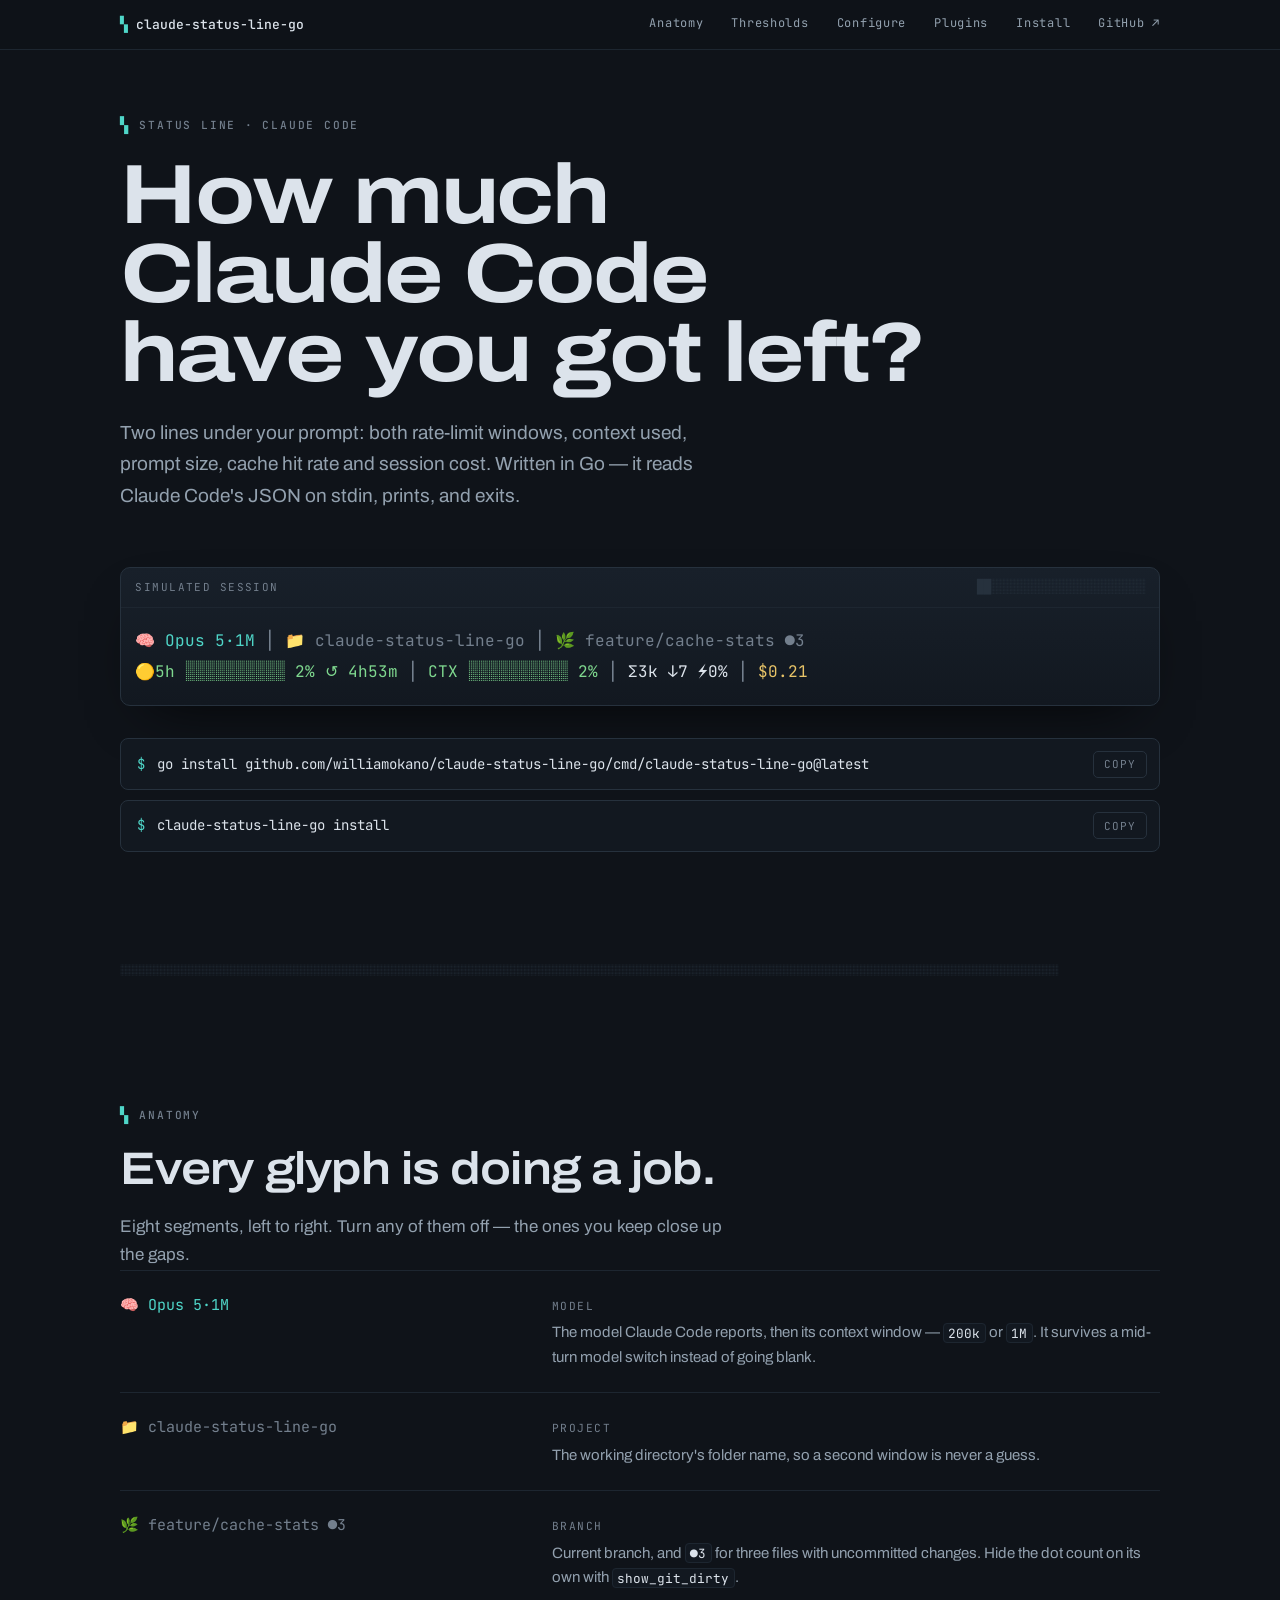
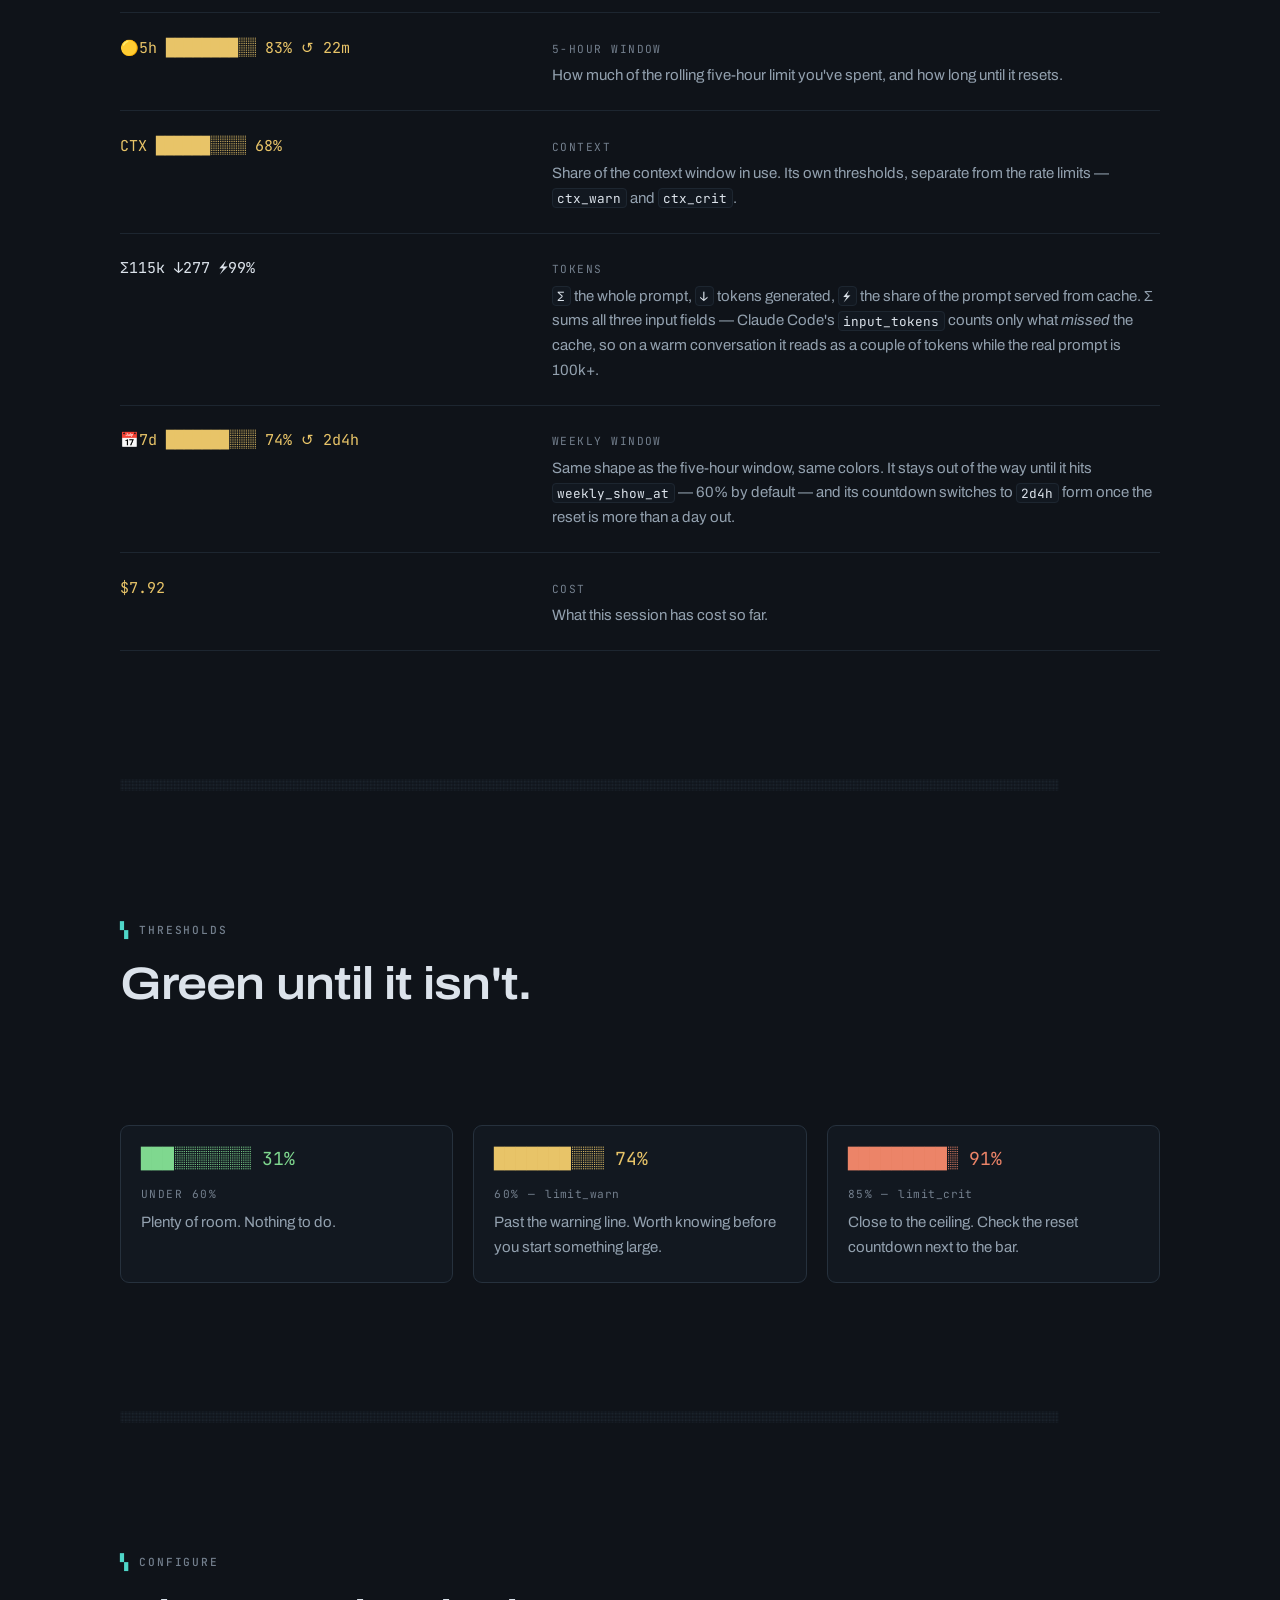
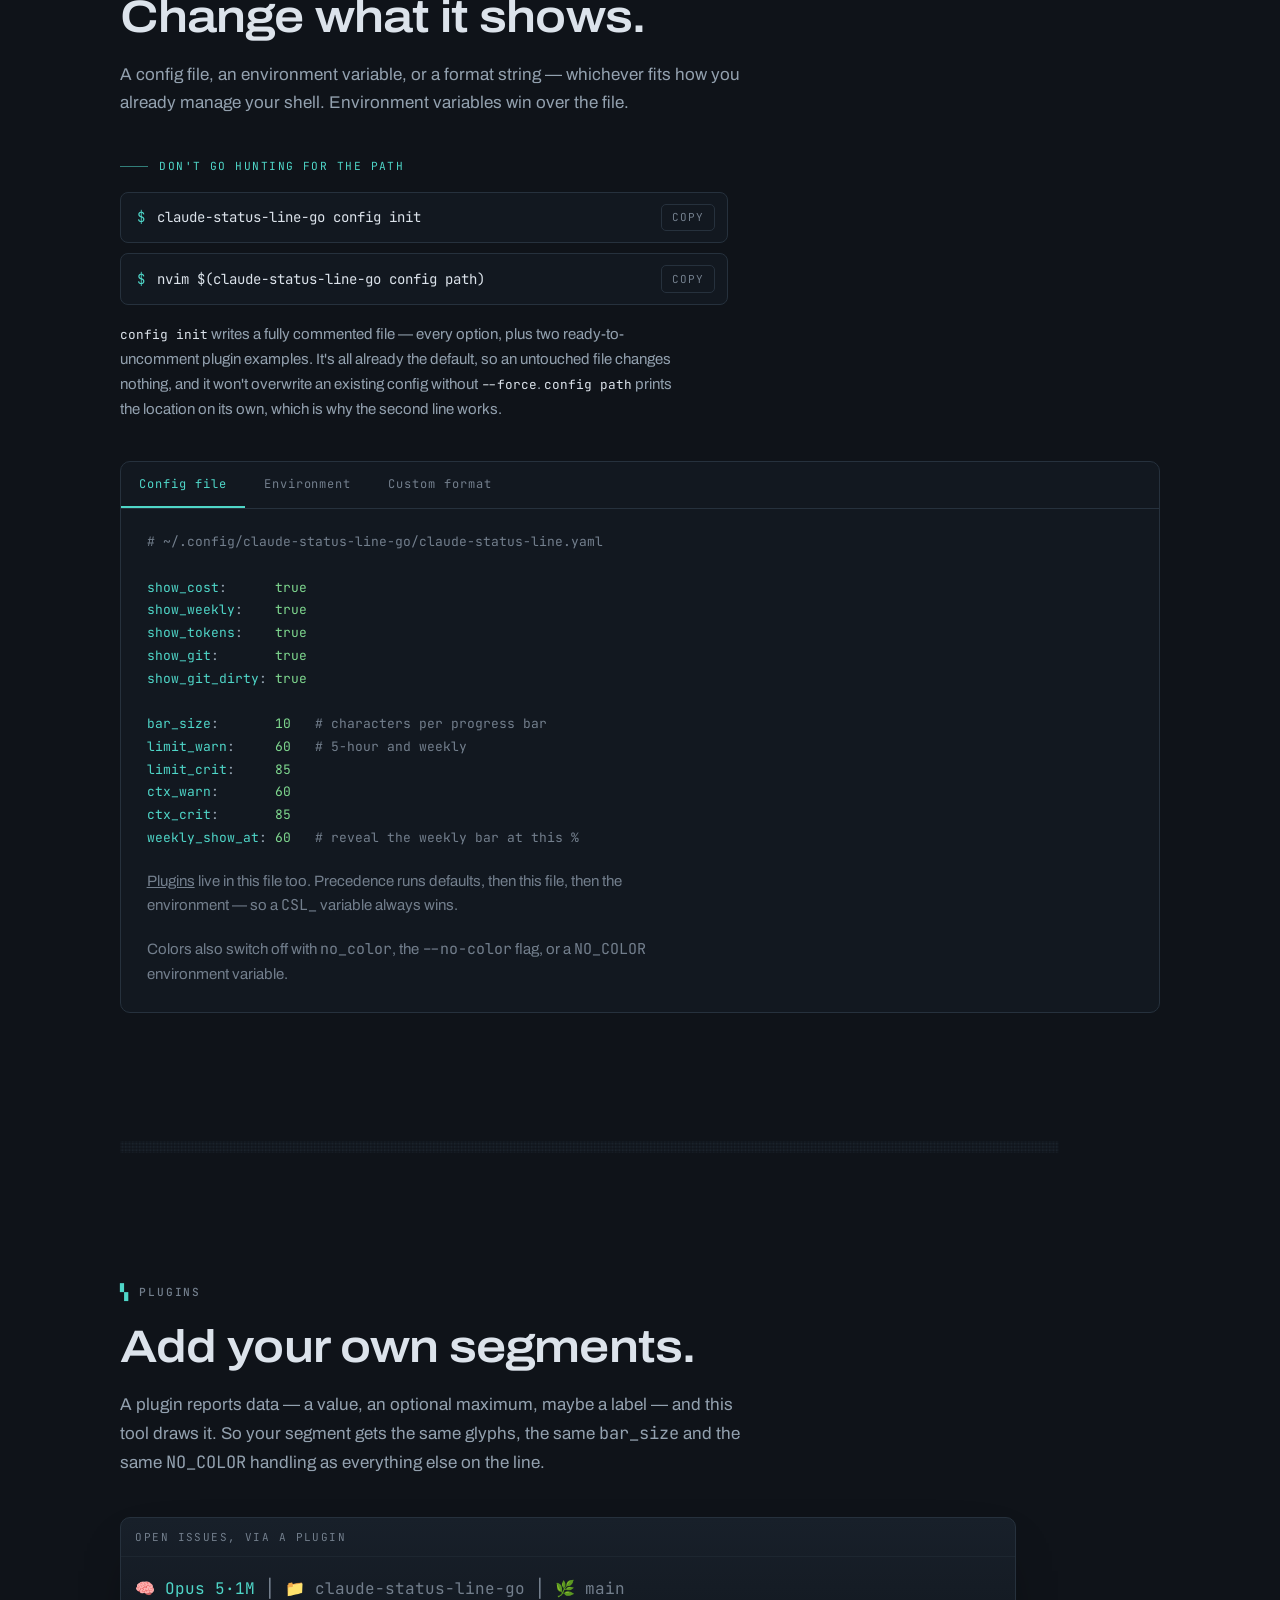
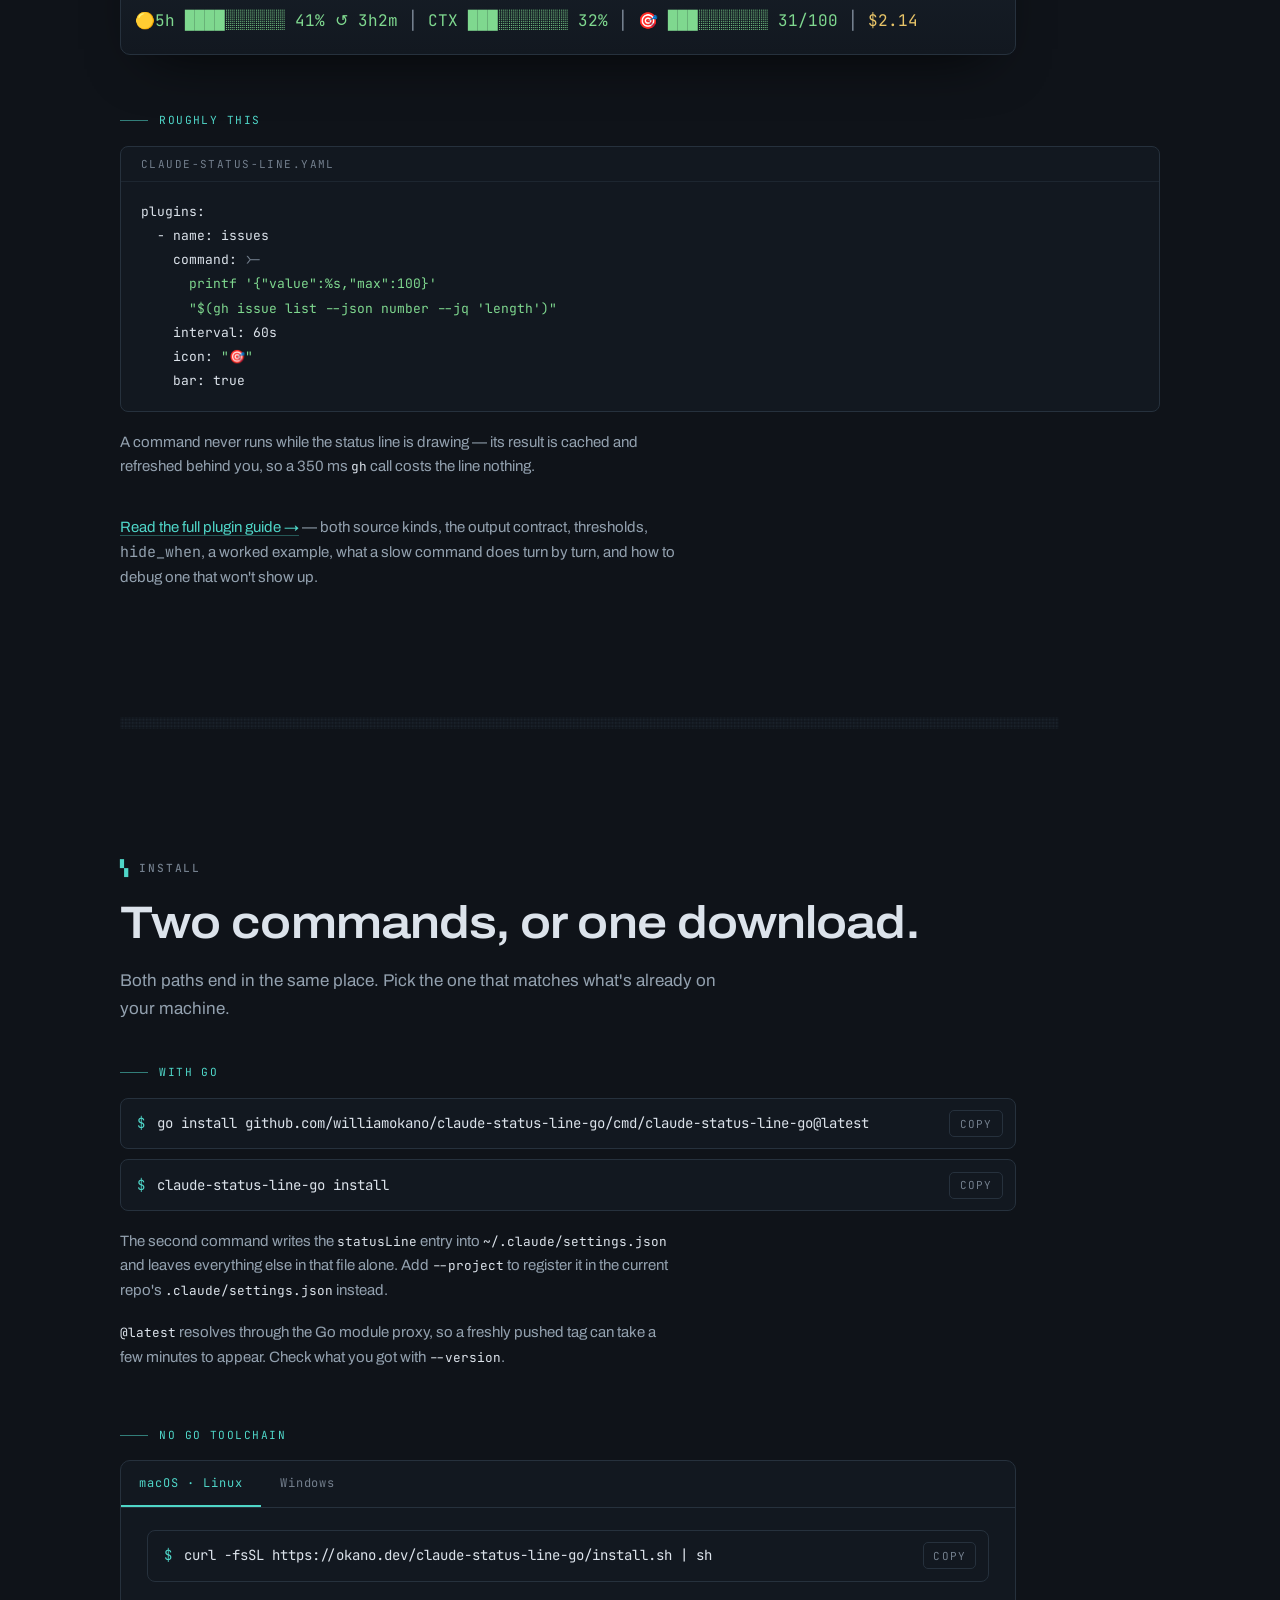
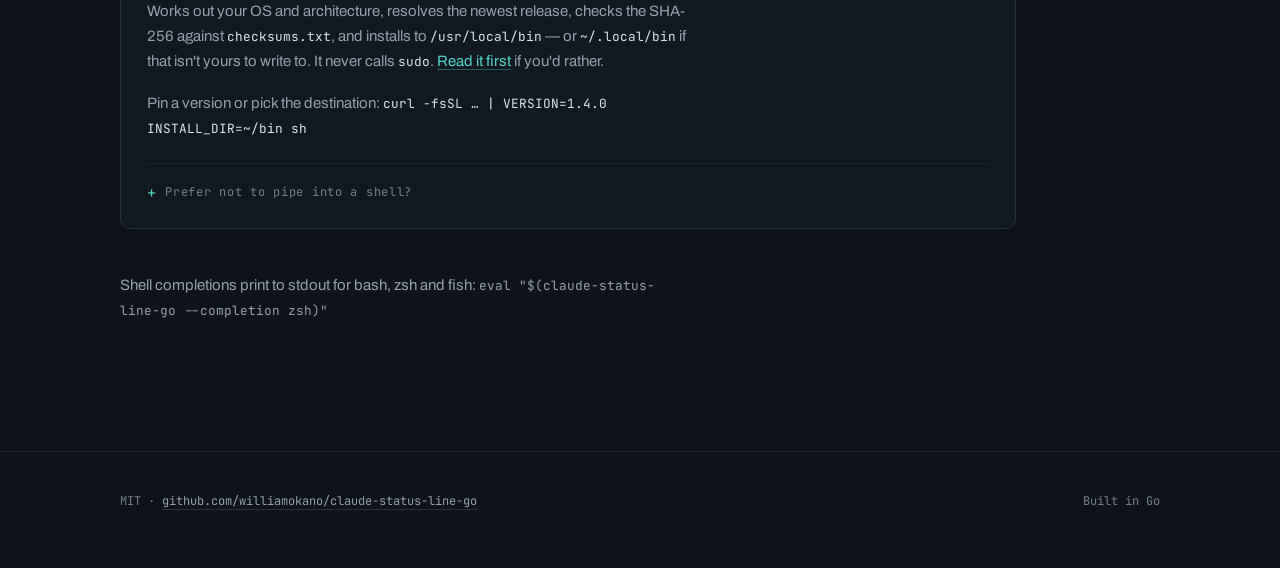
<file: docs/index.html>
<!DOCTYPE html>
<html lang="en">
<head>
<meta charset="utf-8">
<meta name="viewport" content="width=device-width, initial-scale=1">
<title>claude-status-line-go — a status line for Claude Code</title>
<meta name="description" content="A Go CLI that prints your Claude Code rate-limit windows, context usage, tokens, cache hit rate and session cost as two lines under your prompt.">
<meta property="og:title" content="claude-status-line-go">
<meta property="og:description" content="Two lines under your prompt: rate-limit windows, context, tokens, cache hit rate, cost.">
<meta property="og:type" content="website">
<meta property="og:url" content="https://okano.dev/claude-status-line-go/">
<meta property="og:site_name" content="claude-status-line-go">
<meta property="og:image" content="https://okano.dev/claude-status-line-go/og.png">
<meta property="og:image:type" content="image/png">
<meta property="og:image:width" content="1200">
<meta property="og:image:height" content="630">
<meta property="og:image:alt" content="A Claude Code status line on a dark terminal: model, project and branch on the first row; a 5-hour rate-limit bar at 83%, context at 68% and $7.92 spent on the second.">
<meta name="twitter:card" content="summary_large_image">
<meta name="twitter:image" content="https://okano.dev/claude-status-line-go/og.png">
<link rel="icon" href="data:image/svg+xml,%3Csvg xmlns='http://www.w3.org/2000/svg' viewBox='0 0 32 32'%3E%3Crect width='32' height='32' rx='7' fill='%230F1319'/%3E%3Crect x='5' y='13' width='7' height='6' fill='%234FD6C8'/%3E%3Crect x='13.5' y='13' width='7' height='6' fill='%237FD88F'/%3E%3Crect x='22' y='13' width='5' height='6' fill='%23263039'/%3E%3C/svg%3E">
<link rel="preconnect" href="https://fonts.googleapis.com">
<link rel="preconnect" href="https://fonts.gstatic.com" crossorigin>
<link href="https://fonts.googleapis.com/css2?family=Archivo:wdth,wght@62..125,100..900&family=JetBrains+Mono:wght@400;500;700&display=swap" rel="stylesheet">
<link rel="stylesheet" href="style.css">
</head>
<body>

<nav class="nav">
  <div class="nav__in">
    <a class="nav__mark" href="#top"><span>▚</span>claude-status-line-go</a>
    <div class="nav__links">
      <a href="#anatomy" class="is-hidden-xs">Anatomy</a>
      <a href="#thresholds" class="is-hidden-sm">Thresholds</a>
      <a href="#configure" class="is-hidden-sm">Configure</a>
      <a href="plugins/" class="is-hidden-xs">Plugins</a>
      <a href="#install">Install</a>
      <a href="https://github.com/williamokano/claude-status-line-go">GitHub&nbsp;↗</a>
    </div>
  </div>
</nav>

<main id="top">

  <!-- ── hero ─────────────────────────────────────────────────────── -->
  <section class="section section--first">
    <div class="wrap hero__grid">
      <div>
        <p class="eyebrow">Status line · Claude Code</p>
        <h1>How much Claude&nbsp;Code have you got left?</h1>
        <p class="lede">
          Two lines under your prompt: both rate-limit windows, context used, prompt size,
          cache hit rate and session cost. Written in Go — it reads Claude Code's JSON on
          stdin, prints, and exits.
        </p>
      </div>

      <div>
        <div class="sl">
          <div class="sl__bar">
            <span>Simulated session</span>
            <span class="sl__scrub" id="scrub" aria-hidden="true">░░░░░░░░░░░░░░░░░░░░░░░░</span>
          </div>
          <div class="sl__body">
            <div class="sl__scroll">
              <p class="sl__line"><span class="cy">🧠 Opus 5·1M</span><span class="dim"> │ 📁 claude-status-line-go │ 🌿 feature/cache-stats ●3</span></p>
              <p class="sl__line"><span id="five" class="ok">🟡5h ░░░░░░░░░░ 0% ↺ 5h0m</span><span class="dim"> │ </span><span id="ctx" class="ok">CTX ░░░░░░░░░░ 0%</span><span class="dim"> │ </span><span class="tok" id="tokens">Σ0 ↓0 ⚡0%</span><span class="dim"><span id="weekly"> │ <span id="weeklyInner" class="ok">📅7d ░░░░░░░░░░ 0% ↺ 2d4h</span></span> │ </span><span class="money" id="cost">$0.00</span></p>
            </div>
            <div class="sl__fade" aria-hidden="true"></div>
          </div>
        </div>

        <div class="cmds">
          <div class="cmd">
            <span class="cmd__prompt" aria-hidden="true">$</span>
            <code class="cmd__text">go install github.com/williamokano/claude-status-line-go/cmd/claude-status-line-go@latest</code>
            <button class="cmd__copy" type="button" data-copy="go install github.com/williamokano/claude-status-line-go/cmd/claude-status-line-go@latest">Copy</button>
          </div>
          <div class="cmd">
            <span class="cmd__prompt" aria-hidden="true">$</span>
            <code class="cmd__text">claude-status-line-go install</code>
            <button class="cmd__copy" type="button" data-copy="claude-status-line-go install">Copy</button>
          </div>
        </div>
      </div>
    </div>
  </section>

  <div class="wrap"><div class="rule" aria-hidden="true"></div></div>

  <!-- ── anatomy ──────────────────────────────────────────────────── -->
  <section class="section" id="anatomy">
    <div class="wrap">
      <p class="eyebrow">Anatomy</p>
      <h2 class="reveal">Every glyph is doing a&nbsp;job.</h2>
      <p class="note reveal">
        Eight segments, left to right. Turn any of them off — the ones you keep close up
        the gaps.
      </p>

      <div class="reveal">
        <div class="seg">
          <div class="seg__code"><span class="cy">🧠 Opus 5·1M</span></div>
          <div>
            <p class="seg__name">Model</p>
            <p class="seg__text">The model Claude Code reports, then its context window — <code>200k</code> or <code>1M</code>. It survives a mid-turn model switch instead of going blank.</p>
          </div>
        </div>

        <div class="seg">
          <div class="seg__code"><span class="dim">📁 claude-status-line-go</span></div>
          <div>
            <p class="seg__name">Project</p>
            <p class="seg__text">The working directory's folder name, so a second window is never a guess.</p>
          </div>
        </div>

        <div class="seg">
          <div class="seg__code"><span class="dim">🌿 feature/cache-stats ●3</span></div>
          <div>
            <p class="seg__name">Branch</p>
            <p class="seg__text">Current branch, and <code>●3</code> for three files with uncommitted changes. Hide the dot count on its own with <code>show_git_dirty</code>.</p>
          </div>
        </div>

        <div class="seg">
          <div class="seg__code"><span class="warn">🟡5h ████████░░ 83% ↺ 22m</span></div>
          <div>
            <p class="seg__name">5-hour window</p>
            <p class="seg__text">How much of the rolling five-hour limit you've spent, and how long until it resets.</p>
          </div>
        </div>

        <div class="seg">
          <div class="seg__code"><span class="warn">CTX ██████░░░░ 68%</span></div>
          <div>
            <p class="seg__name">Context</p>
            <p class="seg__text">Share of the context window in use. Its own thresholds, separate from the rate limits — <code>ctx_warn</code> and <code>ctx_crit</code>.</p>
          </div>
        </div>

        <div class="seg">
          <div class="seg__code"><span class="tok">Σ115k ↓277 ⚡99%</span></div>
          <div>
            <p class="seg__name">Tokens</p>
            <p class="seg__text">
              <code>Σ</code> the whole prompt, <code>↓</code> tokens generated, <code>⚡</code> the share of the prompt served from cache.
              Σ sums all three input fields — Claude Code's <code>input_tokens</code> counts only what <em>missed</em> the cache,
              so on a warm conversation it reads as a couple of tokens while the real prompt is 100k+.
            </p>
          </div>
        </div>

        <div class="seg">
          <div class="seg__code"><span class="warn">📅7d ███████░░░ 74% ↺ 2d4h</span></div>
          <div>
            <p class="seg__name">Weekly window</p>
            <p class="seg__text">Same shape as the five-hour window, same colors. It stays out of the way until it hits <code>weekly_show_at</code> — 60% by default — and its countdown switches to <code>2d4h</code> form once the reset is more than a day out.</p>
          </div>
        </div>

        <div class="seg">
          <div class="seg__code"><span class="money">$7.92</span></div>
          <div>
            <p class="seg__name">Cost</p>
            <p class="seg__text">What this session has cost so far.</p>
          </div>
        </div>
      </div>
    </div>
  </section>

  <div class="wrap"><div class="rule" aria-hidden="true"></div></div>

  <!-- ── thresholds ───────────────────────────────────────────────── -->
  <section class="section" id="thresholds">
    <div class="wrap">
      <p class="eyebrow">Thresholds</p>
      <h2 class="reveal">Green until it&nbsp;isn't.</h2>
      <p class="note reveal">
        Every bar crosses the same two lines. Both rate-limit windows share
        <code style="font-family:var(--font-mono);font-size:.85em">limit_warn</code> and
        <code style="font-family:var(--font-mono);font-size:.85em">limit_crit</code>;
        context has its own pair. Move them wherever your nerve sits.
      </p>

      <div class="ramp reveal">
        <div class="step">
          <div class="step__bar ok">███░░░░░░░ 31%</div>
          <p class="step__label">Under 60%</p>
          <p class="step__text">Plenty of room. Nothing to do.</p>
        </div>
        <div class="step">
          <div class="step__bar warn">███████░░░ 74%</div>
          <p class="step__label">60% — <code style="font-family:var(--font-mono)">limit_warn</code></p>
          <p class="step__text">Past the warning line. Worth knowing before you start something large.</p>
        </div>
        <div class="step">
          <div class="step__bar crit">█████████░ 91%</div>
          <p class="step__label">85% — <code style="font-family:var(--font-mono)">limit_crit</code></p>
          <p class="step__text">Close to the ceiling. Check the reset countdown next to the bar.</p>
        </div>
      </div>
    </div>
  </section>

  <div class="wrap"><div class="rule" aria-hidden="true"></div></div>

  <!-- ── configure ────────────────────────────────────────────────── -->
  <section class="section" id="configure">
    <div class="wrap">
      <p class="eyebrow">Configure</p>
      <h2 class="reveal">Change what it&nbsp;shows.</h2>
      <p class="note reveal">
        A config file, an environment variable, or a format string — whichever fits how you
        already manage your shell. Environment variables win over the file.
      </p>

      <div class="way reveal" style="margin-top:2.5rem">
        <p class="way__label">Don't go hunting for the path</p>
        <div class="cmds" style="margin-top:0;max-width:38rem">
          <div class="cmd">
            <span class="cmd__prompt" aria-hidden="true">$</span>
            <code class="cmd__text">claude-status-line-go config init</code>
            <button class="cmd__copy" type="button" data-copy="claude-status-line-go config init">Copy</button>
          </div>
          <div class="cmd">
            <span class="cmd__prompt" aria-hidden="true">$</span>
            <code class="cmd__text">nvim $(claude-status-line-go config path)</code>
            <button class="cmd__copy" type="button" data-copy="nvim $(claude-status-line-go config path)">Copy</button>
          </div>
        </div>
        <p class="way__note">
          <code>config init</code> writes a fully commented file — every option, plus two
          ready-to-uncomment plugin examples. It's all already the default, so an untouched
          file changes nothing, and it won't overwrite an existing config without
          <code>--force</code>. <code>config path</code> prints the location on its own,
          which is why the second line works.
        </p>
      </div>

      <div class="tabs reveal">
        <div class="tabs__list" role="tablist" aria-label="Configuration methods">
          <button class="tab" role="tab" id="tab-file" aria-controls="panel-file" aria-selected="true">Config file</button>
          <button class="tab" role="tab" id="tab-env" aria-controls="panel-env" aria-selected="false" tabindex="-1">Environment</button>
          <button class="tab" role="tab" id="tab-fmt" aria-controls="panel-fmt" aria-selected="false" tabindex="-1">Custom format</button>
        </div>

        <div class="panel" role="tabpanel" id="panel-file" aria-labelledby="tab-file" tabindex="0">
<pre><span class="c"># ~/.config/claude-status-line-go/claude-status-line.yaml</span>

<span class="k">show_cost</span>:      <span class="v">true</span>
<span class="k">show_weekly</span>:    <span class="v">true</span>
<span class="k">show_tokens</span>:    <span class="v">true</span>
<span class="k">show_git</span>:       <span class="v">true</span>
<span class="k">show_git_dirty</span>: <span class="v">true</span>

<span class="k">bar_size</span>:       <span class="v">10</span>   <span class="c"># characters per progress bar</span>
<span class="k">limit_warn</span>:     <span class="v">60</span>   <span class="c"># 5-hour and weekly</span>
<span class="k">limit_crit</span>:     <span class="v">85</span>
<span class="k">ctx_warn</span>:       <span class="v">60</span>
<span class="k">ctx_crit</span>:       <span class="v">85</span>
<span class="k">weekly_show_at</span>: <span class="v">60</span>   <span class="c"># reveal the weekly bar at this %</span></pre>
          <p class="panel__note">
            <a href="plugins/">Plugins</a> live in this file too. Precedence runs
            defaults, then this file, then the environment — so a
            <code style="font-family:var(--font-mono)">CSL_</code> variable always wins.
          </p>
          <p class="panel__note">Colors also switch off with <code style="font-family:var(--font-mono)">no_color</code>, the <code style="font-family:var(--font-mono)">--no-color</code> flag, or a <code style="font-family:var(--font-mono)">NO_COLOR</code> environment variable.</p>
        </div>

        <div class="panel" role="tabpanel" id="panel-env" aria-labelledby="tab-env" tabindex="0" hidden>
          <dl class="vars">
            <div class="var"><dt>CSL_SHOW_COST</dt><dd>true</dd></div>
            <div class="var"><dt>CSL_SHOW_WEEKLY</dt><dd>true</dd></div>
            <div class="var"><dt>CSL_SHOW_TOKENS</dt><dd>true</dd></div>
            <div class="var"><dt>CSL_SHOW_GIT</dt><dd>true</dd></div>
            <div class="var"><dt>CSL_SHOW_GIT_DIRTY</dt><dd>true</dd></div>
            <div class="var"><dt>CSL_BAR_SIZE</dt><dd>10</dd></div>
            <div class="var"><dt>CSL_LIMIT_WARN</dt><dd>60</dd></div>
            <div class="var"><dt>CSL_LIMIT_CRIT</dt><dd>85</dd></div>
            <div class="var"><dt>CSL_CTX_WARN</dt><dd>60</dd></div>
            <div class="var"><dt>CSL_CTX_CRIT</dt><dd>85</dd></div>
            <div class="var"><dt>CSL_WEEKLY_SHOW_AT</dt><dd>60</dd></div>
            <div class="var"><dt>CSL_FORMAT</dt><dd>—</dd></div>
            <div class="var"><dt>NO_COLOR</dt><dd>—</dd></div>
          </dl>
        </div>

        <div class="panel" role="tabpanel" id="panel-fmt" aria-labelledby="tab-fmt" tabindex="0" hidden>
<pre><span class="c"># CSL_FORMAT, or the `format` field in the config file</span>

<span class="s">"{cyan}🧠 {model}·{ctx_size}{reset} {dim}│ 📁 {project}{reset} {dim}│ 🌿 {branch}{reset}{dirty}"</span></pre>
          <p class="panel__label" style="font-family:var(--font-mono);font-size:.7rem;letter-spacing:.13em;text-transform:uppercase;color:var(--ink-3);margin:1.6rem 0 .75rem">Placeholders</p>
          <p class="ph">
            <span>{model}</span><span>{ctx_size}</span><span>{project}</span><span>{branch}</span><span>{dirty}</span>
            <span>{limit_bar}</span><span>{limit_pct}</span><span>{limit_color}</span><span>{limit_reset}</span>
            <span>{ctx_bar}</span><span>{ctx_pct}</span><span>{ctx_color}</span>
            <span>{tokens_total}</span><span>{tokens_out}</span><span>{cache_hit_pct}</span><span>{tokens_in}</span><span>{tokens_cache}</span>
            <span>{weekly_bar}</span><span>{weekly_pct}</span><span>{weekly_color}</span><span>{weekly_reset}</span>
            <span>{cost}</span>
            <span>{reset}</span><span>{dim}</span><span>{bold}</span>
            <span>{red}</span><span>{green}</span><span>{yellow}</span><span>{blue}</span><span>{magenta}</span><span>{cyan}</span><span>{white}</span>
          </p>
          <p class="panel__note">
            Every configured plugin adds <code style="font-family:var(--font-mono)">{plugin.&lt;name&gt;}</code>
            for its finished segment, plus <code style="font-family:var(--font-mono)">.value</code>,
            <code style="font-family:var(--font-mono)">.max</code>,
            <code style="font-family:var(--font-mono)">.pct</code>,
            <code style="font-family:var(--font-mono)">.bar</code>,
            <code style="font-family:var(--font-mono)">.text</code>,
            <code style="font-family:var(--font-mono)">.label</code> and any extra key it reported.
          </p>
        </div>
      </div>
    </div>
  </section>

  <div class="wrap"><div class="rule" aria-hidden="true"></div></div>

  <!-- ── plugins ──────────────────────────────────────────────────── -->
  <!-- ── plugins (teaser; the full story lives at /plugins/) ──────── -->
  <section class="section" id="plugins">
    <div class="wrap">
      <p class="eyebrow">Plugins</p>
      <h2 class="reveal">Add your own&nbsp;segments.</h2>
      <p class="note reveal">
        A plugin reports data — a value, an optional maximum, maybe a label — and
        this tool draws it. So your segment gets the same glyphs, the same
        <code style="font-family:var(--font-mono)">bar_size</code> and the same
        <code style="font-family:var(--font-mono)">NO_COLOR</code> handling as
        everything else on the line.
      </p>

      <div class="sl reveal" style="margin-top:2.5rem;max-width:56rem">
        <div class="sl__bar"><span>Open issues, via a plugin</span></div>
        <div class="sl__body">
          <div class="sl__scroll">
            <p class="sl__line"><span class="cy">🧠 Opus 5·1M</span><span class="dim"> │ 📁 claude-status-line-go │ 🌿 main</span></p>
            <p class="sl__line"><span class="ok">🟡5h ████░░░░░░ 41% ↺ 3h2m</span><span class="dim"> │ </span><span class="ok">CTX ███░░░░░░░ 32%</span><span class="dim"> │ </span><span class="ok">🎯 ███░░░░░░░ 31/100</span><span class="dim"> │ </span><span class="money">$2.14</span></p>
          </div>
        </div>
      </div>

      <div class="way reveal" style="margin-top:clamp(2.5rem,5vw,3.5rem)">
        <p class="way__label">Roughly this</p>
        <div class="code">
          <div class="code__bar"><span>claude-status-line.yaml</span></div>
<pre><span class="k">plugins</span>:
  - <span class="k">name</span>: <span class="v">issues</span>
    <span class="k">command</span>: <span class="c">&gt;-</span>
      <span class="s">printf '{"value":%s,"max":100}'</span>
      <span class="s">"$(gh issue list --json number --jq 'length')"</span>
    <span class="k">interval</span>: <span class="v">60s</span>
    <span class="k">icon</span>: <span class="s">"🎯"</span>
    <span class="k">bar</span>: <span class="v">true</span></pre>
        </div>
        <p class="way__note">
          A command never runs while the status line is drawing — its result is
          cached and refreshed behind you, so a 350&nbsp;ms
          <code>gh</code> call costs the line nothing.
        </p>
      </div>

      <p class="note note--sm reveal" style="margin-top:2.25rem">
        <a href="plugins/">Read the full plugin guide →</a> — both source kinds, the
        output contract, thresholds, <code style="font-family:var(--font-mono)">hide_when</code>,
        a worked example, what a slow command does turn by turn, and how to debug one
        that won't show up.
      </p>
    </div>
  </section>

  <div class="wrap"><div class="rule" aria-hidden="true"></div></div>

  <!-- ── install ──────────────────────────────────────────────────── -->
  <section class="section" id="install">
    <div class="wrap">
      <p class="eyebrow">Install</p>
      <h2 class="reveal">Two commands, or one&nbsp;download.</h2>
      <p class="note reveal">
        Both paths end in the same place. Pick the one that matches what's already
        on your machine.
      </p>

      <div class="ways reveal">
        <div class="way">
          <p class="way__label">With Go</p>
          <div class="cmds" style="margin-top:0">
            <div class="cmd">
              <span class="cmd__prompt" aria-hidden="true">$</span>
              <code class="cmd__text">go install github.com/williamokano/claude-status-line-go/cmd/claude-status-line-go@latest</code>
              <button class="cmd__copy" type="button" data-copy="go install github.com/williamokano/claude-status-line-go/cmd/claude-status-line-go@latest">Copy</button>
            </div>
            <div class="cmd">
              <span class="cmd__prompt" aria-hidden="true">$</span>
              <code class="cmd__text">claude-status-line-go install</code>
              <button class="cmd__copy" type="button" data-copy="claude-status-line-go install">Copy</button>
            </div>
          </div>
          <p class="way__note">
            The second command writes the <code>statusLine</code> entry into
            <code>~/.claude/settings.json</code> and leaves everything else in that file
            alone. Add <code>--project</code> to register it in the current repo's
            <code>.claude/settings.json</code> instead.
          </p>
          <p class="way__note">
            <code>@latest</code> resolves through the Go module proxy, so a freshly pushed
            tag can take a few minutes to appear. Check what you got with
            <code>--version</code>.
          </p>
        </div>

        <div class="way">
          <p class="way__label">No Go toolchain</p>

          <div class="tabs" style="margin-top:0">
            <div class="tabs__list" role="tablist" aria-label="Operating system">
              <button class="tab" role="tab" id="tab-unix" aria-controls="panel-unix" aria-selected="true">macOS · Linux</button>
              <button class="tab" role="tab" id="tab-win" aria-controls="panel-win" aria-selected="false" tabindex="-1">Windows</button>
            </div>

            <div class="panel" role="tabpanel" id="panel-unix" aria-labelledby="tab-unix" tabindex="0">
              <div class="cmd">
                <span class="cmd__prompt" aria-hidden="true">$</span>
                <code class="cmd__text">curl -fsSL https://okano.dev/claude-status-line-go/install.sh | sh</code>
                <button class="cmd__copy" type="button" data-copy="curl -fsSL https://okano.dev/claude-status-line-go/install.sh | sh">Copy</button>
              </div>
              <p class="way__note">
                Works out your OS and architecture, resolves the newest release, checks the
                SHA-256 against <code>checksums.txt</code>, and installs to
                <code>/usr/local/bin</code> — or <code>~/.local/bin</code> if that isn't
                yours to write to. It never calls <code>sudo</code>.
                <a href="install.sh">Read it first</a> if you'd rather.
              </p>
              <p class="way__note">
                Pin a version or pick the destination:
                <code>curl -fsSL … | VERSION=1.4.0 INSTALL_DIR=~/bin sh</code>
              </p>

              <details class="drop">
                <summary>Prefer not to pipe into a shell?</summary>
                <div class="code">
                  <div class="code__bar">
                    <span>bash</span>
                    <button class="code__copy" type="button" data-copy-from="#recipe">Copy</button>
                  </div>
<pre id="recipe">OS=$(uname -s | tr <span class="s">'[:upper:]'</span> <span class="s">'[:lower:]'</span>)
ARCH=$(uname -m | sed <span class="s">'s/x86_64/amd64/; s/aarch64/arm64/'</span>)
VERSION=$(curl -fsSLI -o /dev/null -w <span class="s">'%{url_effective}'</span> \
  https://github.com/williamokano/claude-status-line-go/releases/latest | sed <span class="s">'s#.*/v##'</span>)

FILE=<span class="s">"claude-status-line-go_${VERSION}_${OS}_${ARCH}.tar.gz"</span>
BASE=<span class="s">"https://github.com/williamokano/claude-status-line-go/releases/download/v${VERSION}"</span>

curl -fsSLO <span class="s">"${BASE}/${FILE}"</span>
curl -fsSLO <span class="s">"${BASE}/checksums.txt"</span>
grep <span class="s">" ${FILE}$"</span> checksums.txt | sha256sum -c -   <span class="c"># macOS: shasum -a 256 -c -</span>

tar -xzf <span class="s">"$FILE"</span> claude-status-line-go
sudo install -m 755 claude-status-line-go /usr/local/bin/</pre>
                </div>
              </details>
            </div>

            <div class="panel" role="tabpanel" id="panel-win" aria-labelledby="tab-win" tabindex="0" hidden>
              <div class="code">
                <div class="code__bar">
                  <span>powershell</span>
                  <button class="code__copy" type="button" data-copy-from="#recipe-win">Copy</button>
                </div>
<pre id="recipe-win">$ErrorActionPreference = <span class="s">'Stop'</span>
$ProgressPreference = <span class="s">'SilentlyContinue'</span>   <span class="c"># or Invoke-WebRequest crawls</span>

$Repo    = <span class="s">'williamokano/claude-status-line-go'</span>
$Version = (Invoke-RestMethod <span class="s">"https://api.github.com/repos/$Repo/releases/latest"</span>).tag_name.TrimStart(<span class="s">'v'</span>)
$Arch    = <span class="c">if</span> ($env:PROCESSOR_ARCHITECTURE -eq <span class="s">'ARM64'</span>) { <span class="s">'arm64'</span> } <span class="c">else</span> { <span class="s">'amd64'</span> }

$File = <span class="s">"claude-status-line-go_${Version}_windows_${Arch}.tar.gz"</span>
$Base = <span class="s">"https://github.com/$Repo/releases/download/v$Version"</span>

Invoke-WebRequest <span class="s">"$Base/$File"</span> -OutFile $File
Invoke-WebRequest <span class="s">"$Base/checksums.txt"</span> -OutFile checksums.txt

$want = (Select-String checksums.txt -Pattern ([regex]::Escape($File))).Line.Split(<span class="s">' '</span>)[0]
$got  = (Get-FileHash $File -Algorithm SHA256).Hash.ToLower()
<span class="c">if</span> ($want -ne $got) { <span class="c">throw</span> <span class="s">'checksum mismatch'</span> }

$Dest = <span class="s">"$env:LOCALAPPDATA\Programs\claude-status-line-go"</span>
New-Item -ItemType Directory -Force -Path $Dest | Out-Null
tar -xzf $File -C $Dest claude-status-line-go.exe</pre>
              </div>
              <p class="way__note">
                The Windows archive holds <code>claude-status-line-go.exe</code>.
                <code>tar</code> ships with Windows 10 build 17063 and later, so nothing
                else is needed. Add <code>$Dest</code> to your <code>PATH</code> to finish.
              </p>
              <p class="way__note">
                There's no Chocolatey or WinGet package — both want a published, moderated
                manifest rather than a link to a release.
              </p>
            </div>
          </div>
        </div>
      </div>

      <p class="note note--sm reveal" style="margin-top:2.75rem">
        Shell completions print to stdout for bash, zsh and fish:
        <code style="font-family:var(--font-mono);font-size:.85em">eval "$(claude-status-line-go --completion zsh)"</code>
      </p>
    </div>
  </section>
</main>

<footer class="foot">
  <div class="wrap foot__in">
    <p>MIT · <a href="https://github.com/williamokano/claude-status-line-go">github.com/williamokano/claude-status-line-go</a></p>
    <p>Built in Go</p>
  </div>
</footer>

<script src="app.js"></script>
</body>
</html>
</file>
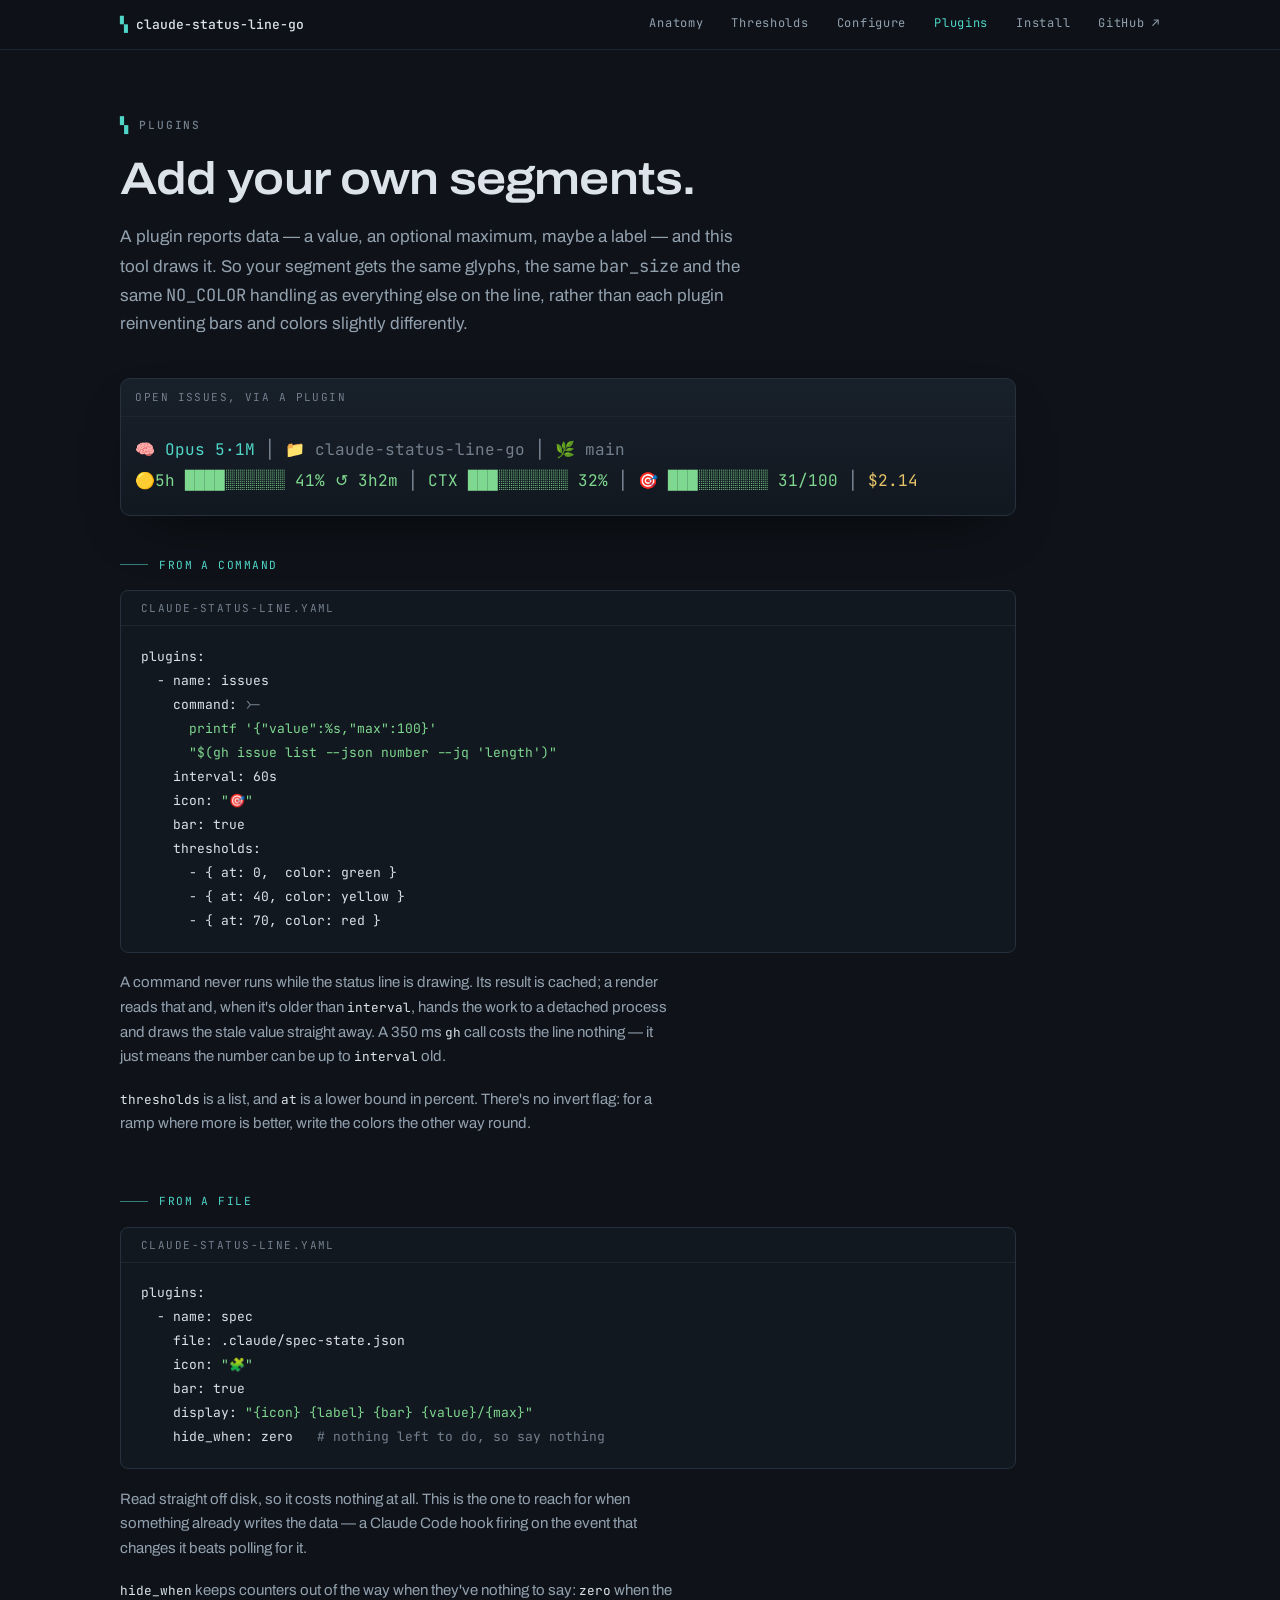
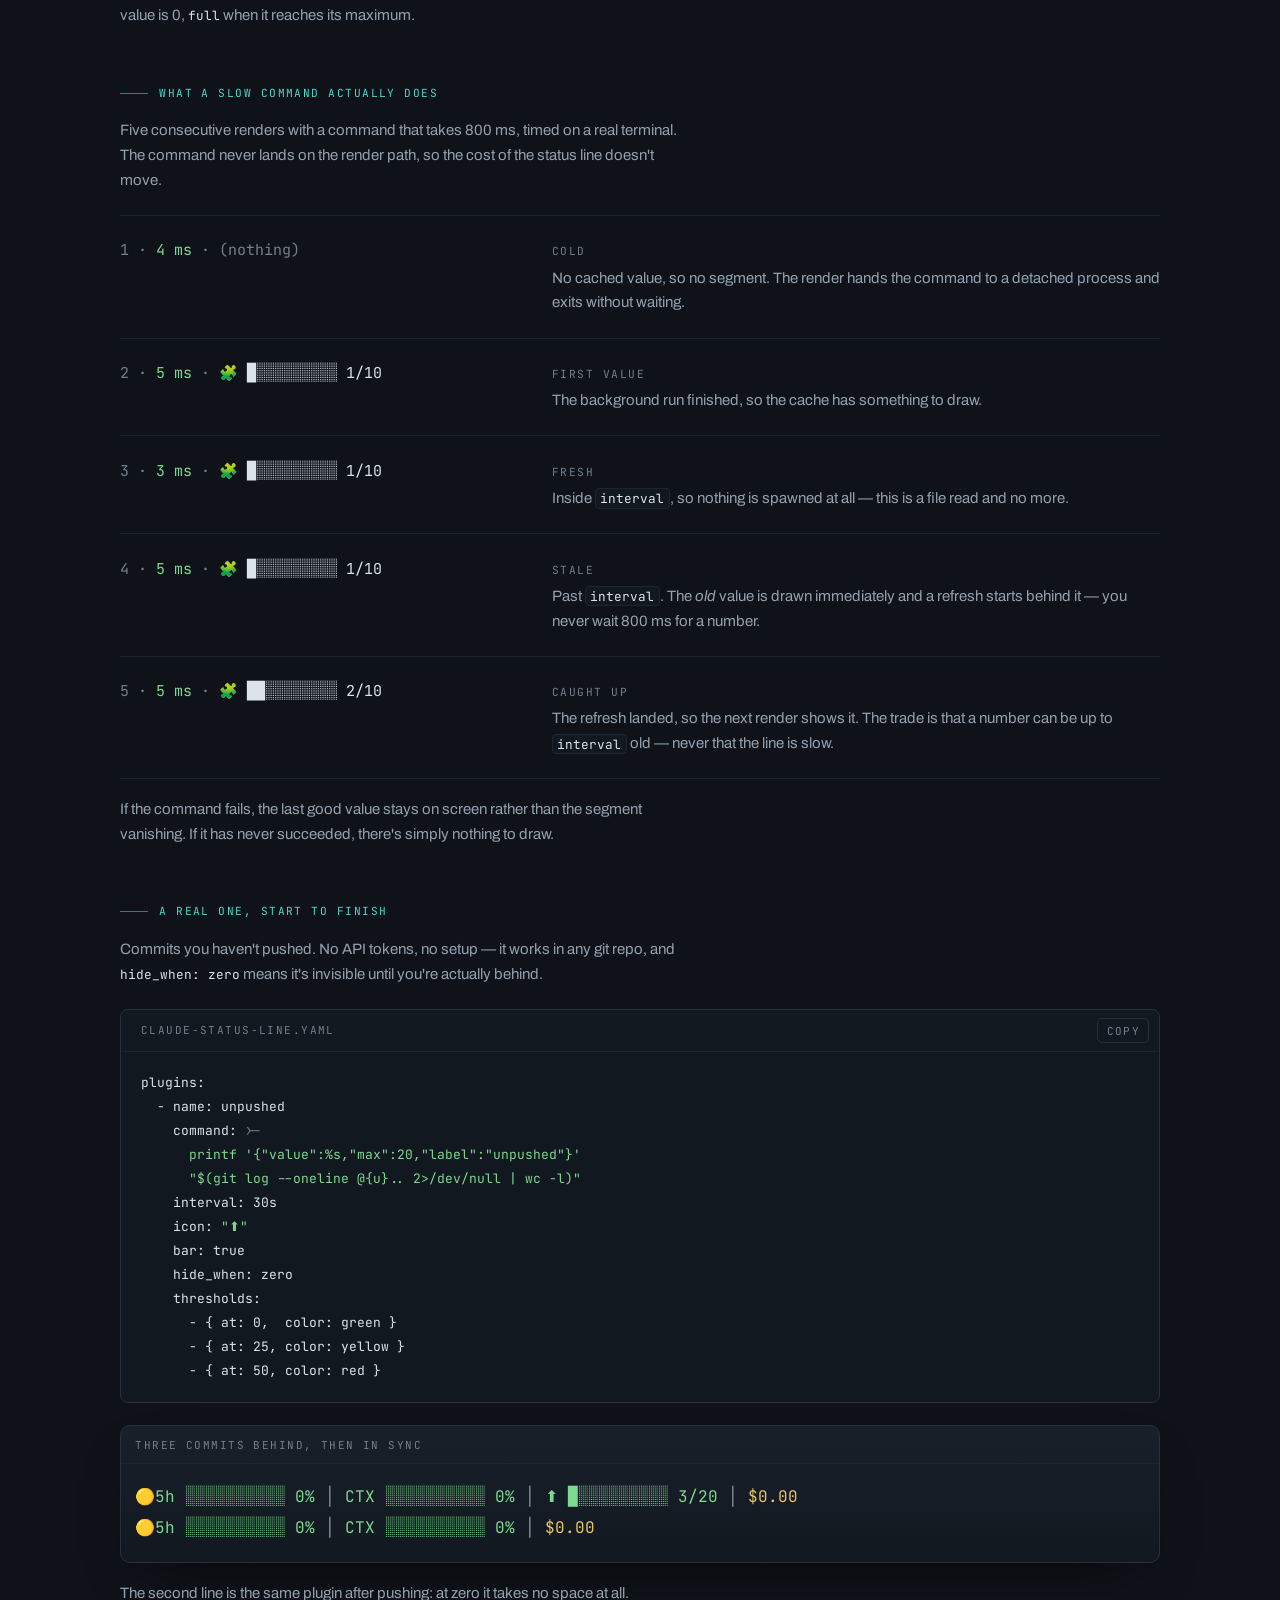
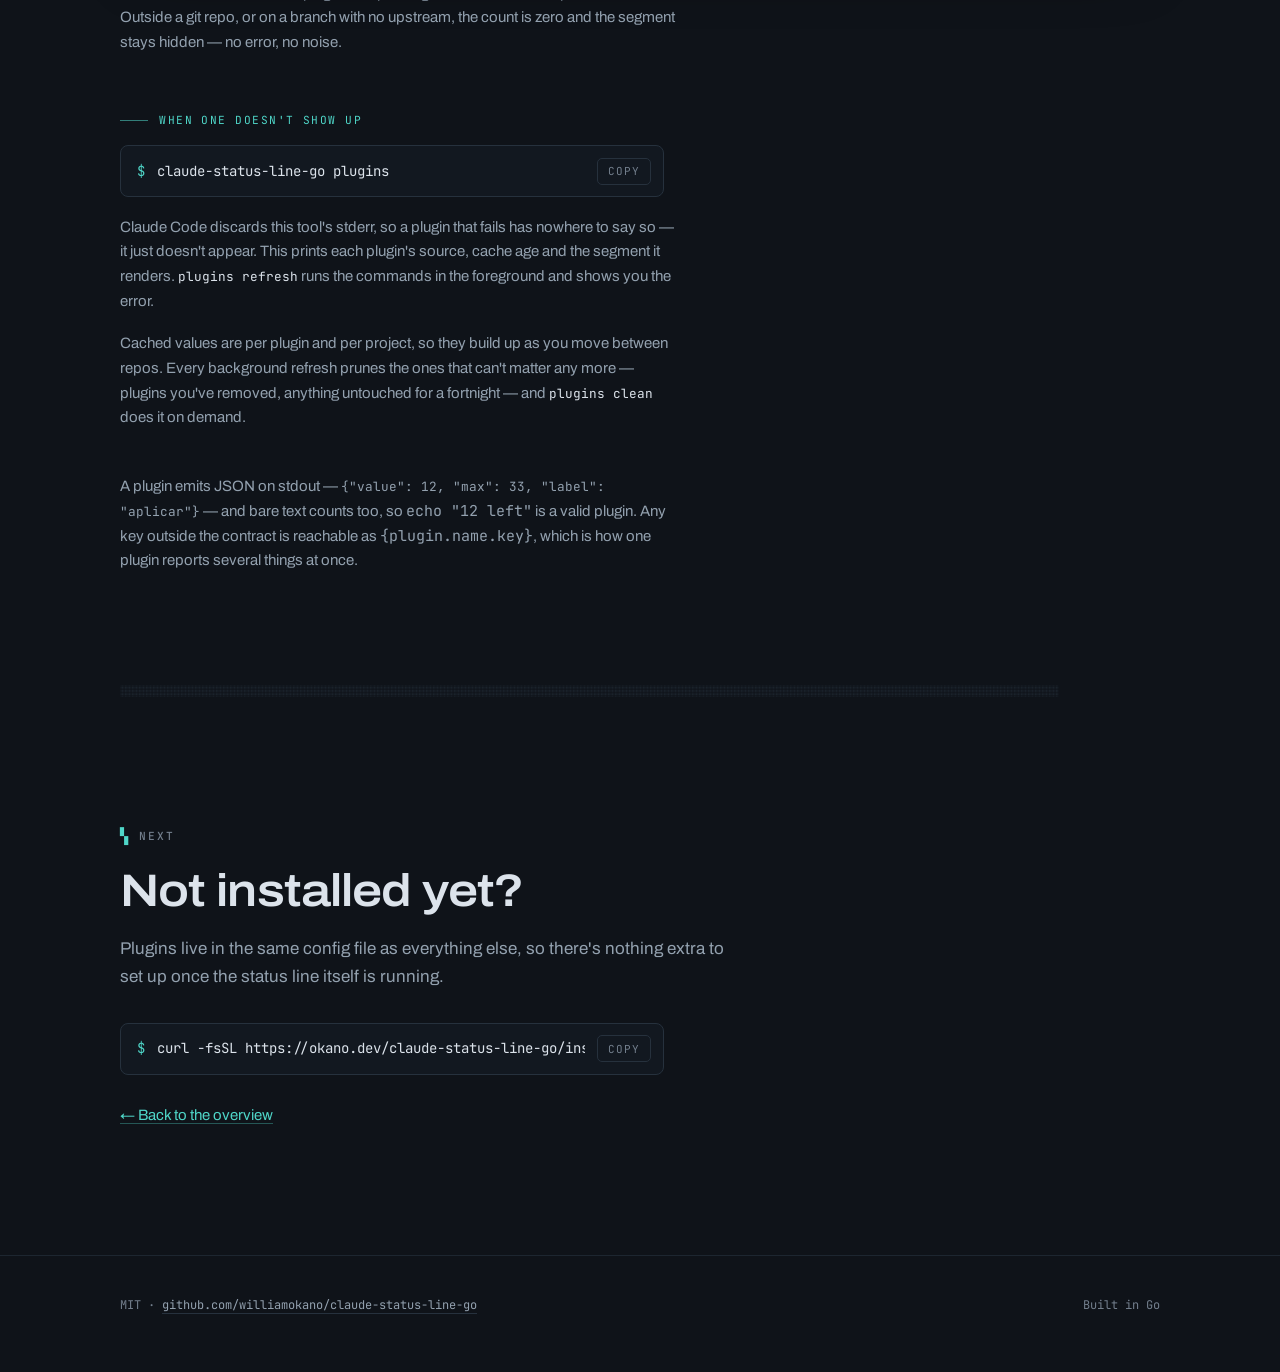
<file: docs/plugins/index.html>
<!DOCTYPE html>
<html lang="en">
<head>
<meta charset="utf-8">
<meta name="viewport" content="width=device-width, initial-scale=1">
<title>Plugins — claude-status-line-go</title>
<meta name="description" content="Add your own segments to the Claude Code status line. A plugin reports data and the tool draws it, so your segment matches the built-in ones.">
<meta property="og:title" content="Plugins — claude-status-line-go">
<meta property="og:description" content="Add your own segments. A plugin reports data and the tool draws it — same bars, same colors, same widths as the built-in segments.">
<meta property="og:type" content="article">
<meta property="og:url" content="https://okano.dev/claude-status-line-go/plugins/">
<meta property="og:site_name" content="claude-status-line-go">
<meta property="og:image" content="https://okano.dev/claude-status-line-go/og.png">
<meta property="og:image:type" content="image/png">
<meta property="og:image:width" content="1200">
<meta property="og:image:height" content="630">
<meta property="og:image:alt" content="A Claude Code status line on a dark terminal, showing model, project, branch, rate-limit bars and session cost.">
<meta name="twitter:card" content="summary_large_image">
<meta name="twitter:image" content="https://okano.dev/claude-status-line-go/og.png">
<link rel="icon" href="data:image/svg+xml,%3Csvg xmlns='http://www.w3.org/2000/svg' viewBox='0 0 32 32'%3E%3Crect width='32' height='32' rx='7' fill='%230F1319'/%3E%3Crect x='5' y='13' width='7' height='6' fill='%234FD6C8'/%3E%3Crect x='13.5' y='13' width='7' height='6' fill='%237FD88F'/%3E%3Crect x='22' y='13' width='5' height='6' fill='%23263039'/%3E%3C/svg%3E">
<link rel="preconnect" href="https://fonts.googleapis.com">
<link rel="preconnect" href="https://fonts.gstatic.com" crossorigin>
<link href="https://fonts.googleapis.com/css2?family=Archivo:wdth,wght@62..125,100..900&family=JetBrains+Mono:wght@400;500;700&display=swap" rel="stylesheet">
<link rel="stylesheet" href="../style.css">
</head>
<body>

<nav class="nav">
  <div class="nav__in">
    <a class="nav__mark" href="../"><span>▚</span>claude-status-line-go</a>
    <div class="nav__links">
      <a href="../#anatomy" class="is-hidden-xs">Anatomy</a>
      <a href="../#thresholds" class="is-hidden-sm">Thresholds</a>
      <a href="../#configure" class="is-hidden-sm">Configure</a>
      <a href="./" class="is-hidden-xs" aria-current="page">Plugins</a>
      <a href="../#install">Install</a>
      <a href="https://github.com/williamokano/claude-status-line-go">GitHub&nbsp;↗</a>
    </div>
  </div>
</nav>

<main id="top">
  <section class="section section--first" id="plugins">
    <div class="wrap">
      <p class="eyebrow">Plugins</p>
      <h2 class="reveal">Add your own&nbsp;segments.</h2>
      <p class="note reveal">
        A plugin reports data — a value, an optional maximum, maybe a label — and
        this tool draws it. So your segment gets the same glyphs, the same
        <code style="font-family:var(--font-mono)">bar_size</code> and the same
        <code style="font-family:var(--font-mono)">NO_COLOR</code> handling as
        everything else on the line, rather than each plugin reinventing bars and
        colors slightly differently.
      </p>

      <div class="sl reveal" style="margin-top:2.5rem;max-width:56rem">
        <div class="sl__bar"><span>Open issues, via a plugin</span></div>
        <div class="sl__body">
          <div class="sl__scroll">
            <p class="sl__line"><span class="cy">🧠 Opus 5·1M</span><span class="dim"> │ 📁 claude-status-line-go │ 🌿 main</span></p>
            <p class="sl__line"><span class="ok">🟡5h ████░░░░░░ 41% ↺ 3h2m</span><span class="dim"> │ </span><span class="ok">CTX ███░░░░░░░ 32%</span><span class="dim"> │ </span><span class="ok">🎯 ███░░░░░░░ 31/100</span><span class="dim"> │ </span><span class="money">$2.14</span></p>
          </div>
        </div>
      </div>

      <div class="ways reveal">
        <div class="way">
          <p class="way__label">From a command</p>
          <div class="code">
            <div class="code__bar"><span>claude-status-line.yaml</span></div>
<pre><span class="k">plugins</span>:
  - <span class="k">name</span>: <span class="v">issues</span>
    <span class="k">command</span>: <span class="c">&gt;-</span>
      <span class="s">printf '{"value":%s,"max":100}'</span>
      <span class="s">"$(gh issue list --json number --jq 'length')"</span>
    <span class="k">interval</span>: <span class="v">60s</span>
    <span class="k">icon</span>: <span class="s">"🎯"</span>
    <span class="k">bar</span>: <span class="v">true</span>
    <span class="k">thresholds</span>:
      - { <span class="k">at</span>: <span class="v">0</span>,  <span class="k">color</span>: <span class="v">green</span> }
      - { <span class="k">at</span>: <span class="v">40</span>, <span class="k">color</span>: <span class="v">yellow</span> }
      - { <span class="k">at</span>: <span class="v">70</span>, <span class="k">color</span>: <span class="v">red</span> }</pre>
          </div>
          <p class="way__note">
            A command never runs while the status line is drawing. Its result is
            cached; a render reads that and, when it's older than
            <code>interval</code>, hands the work to a detached process and draws
            the stale value straight away. A 350&nbsp;ms
            <code>gh</code> call costs the line nothing — it just means the number
            can be up to <code>interval</code> old.
          </p>
          <p class="way__note">
            <code>thresholds</code> is a list, and <code>at</code> is a lower bound
            in percent. There's no invert flag: for a ramp where more is better,
            write the colors the other way round.
          </p>
        </div>

        <div class="way">
          <p class="way__label">From a file</p>
          <div class="code">
            <div class="code__bar"><span>claude-status-line.yaml</span></div>
<pre><span class="k">plugins</span>:
  - <span class="k">name</span>: <span class="v">spec</span>
    <span class="k">file</span>: <span class="v">.claude/spec-state.json</span>
    <span class="k">icon</span>: <span class="s">"🧩"</span>
    <span class="k">bar</span>: <span class="v">true</span>
    <span class="k">display</span>: <span class="s">"{icon} {label} {bar} {value}/{max}"</span>
    <span class="k">hide_when</span>: <span class="v">zero</span>   <span class="c"># nothing left to do, so say nothing</span></pre>
          </div>
          <p class="way__note">
            Read straight off disk, so it costs nothing at all. This is the one to
            reach for when something already writes the data — a Claude Code hook
            firing on the event that changes it beats polling for it.
          </p>
          <p class="way__note">
            <code>hide_when</code> keeps counters out of the way when they've
            nothing to say: <code>zero</code> when the value is 0,
            <code>full</code> when it reaches its maximum.
          </p>
        </div>
      </div>

      <div class="way reveal" style="margin-top:clamp(2.5rem,5vw,3.5rem)">
        <p class="way__label">What a slow command actually does</p>
        <p class="way__note" style="margin-top:0">
          Five consecutive renders with a command that takes 800&nbsp;ms, timed on
          a real terminal. The command never lands on the render path, so the cost
          of the status line doesn't move.
        </p>

        <div style="margin-top:1.4rem">
          <div class="seg">
            <div class="seg__code"><span class="dim">1 ·</span> <span class="ok">4 ms</span> <span class="dim">· (nothing)</span></div>
            <div>
              <p class="seg__name">Cold</p>
              <p class="seg__text">No cached value, so no segment. The render hands the command to a detached process and exits without waiting.</p>
            </div>
          </div>
          <div class="seg">
            <div class="seg__code"><span class="dim">2 ·</span> <span class="ok">5 ms</span> <span class="dim">·</span> 🧩 █░░░░░░░░░ 1/10</div>
            <div>
              <p class="seg__name">First value</p>
              <p class="seg__text">The background run finished, so the cache has something to draw.</p>
            </div>
          </div>
          <div class="seg">
            <div class="seg__code"><span class="dim">3 ·</span> <span class="ok">3 ms</span> <span class="dim">·</span> 🧩 █░░░░░░░░░ 1/10</div>
            <div>
              <p class="seg__name">Fresh</p>
              <p class="seg__text">Inside <code>interval</code>, so nothing is spawned at all — this is a file read and no more.</p>
            </div>
          </div>
          <div class="seg">
            <div class="seg__code"><span class="dim">4 ·</span> <span class="ok">5 ms</span> <span class="dim">·</span> 🧩 █░░░░░░░░░ 1/10</div>
            <div>
              <p class="seg__name">Stale</p>
              <p class="seg__text">Past <code>interval</code>. The <em>old</em> value is drawn immediately and a refresh starts behind it — you never wait 800&nbsp;ms for a number.</p>
            </div>
          </div>
          <div class="seg">
            <div class="seg__code"><span class="dim">5 ·</span> <span class="ok">5 ms</span> <span class="dim">·</span> 🧩 ██░░░░░░░░ 2/10</div>
            <div>
              <p class="seg__name">Caught up</p>
              <p class="seg__text">The refresh landed, so the next render shows it. The trade is that a number can be up to <code>interval</code> old — never that the line is slow.</p>
            </div>
          </div>
        </div>

        <p class="way__note">
          If the command fails, the last good value stays on screen rather than the
          segment vanishing. If it has never succeeded, there's simply nothing to draw.
        </p>
      </div>

      <div class="way reveal" style="margin-top:clamp(2.5rem,5vw,3.5rem)">
        <p class="way__label">A real one, start to finish</p>
        <p class="way__note" style="margin-top:0">
          Commits you haven't pushed. No API tokens, no setup — it works in any git
          repo, and <code>hide_when: zero</code> means it's invisible until you're
          actually behind.
        </p>
        <div class="code" style="margin-top:1.4rem">
          <div class="code__bar">
            <span>claude-status-line.yaml</span>
            <button class="code__copy" type="button" data-copy-from="#recipe-unpushed">Copy</button>
          </div>
<pre id="recipe-unpushed"><span class="k">plugins</span>:
  - <span class="k">name</span>: <span class="v">unpushed</span>
    <span class="k">command</span>: <span class="c">&gt;-</span>
      <span class="s">printf '{"value":%s,"max":20,"label":"unpushed"}'</span>
      <span class="s">"$(git log --oneline @{u}.. 2&gt;/dev/null | wc -l)"</span>
    <span class="k">interval</span>: <span class="v">30s</span>
    <span class="k">icon</span>: <span class="s">"⬆"</span>
    <span class="k">bar</span>: <span class="v">true</span>
    <span class="k">hide_when</span>: <span class="v">zero</span>
    <span class="k">thresholds</span>:
      - { <span class="k">at</span>: <span class="v">0</span>,  <span class="k">color</span>: <span class="v">green</span> }
      - { <span class="k">at</span>: <span class="v">25</span>, <span class="k">color</span>: <span class="v">yellow</span> }
      - { <span class="k">at</span>: <span class="v">50</span>, <span class="k">color</span>: <span class="v">red</span> }</pre>
        </div>
        <div class="sl" style="margin-top:1.4rem">
          <div class="sl__bar"><span>Three commits behind, then in sync</span></div>
          <div class="sl__body">
            <div class="sl__scroll">
              <p class="sl__line"><span class="ok">🟡5h ░░░░░░░░░░ 0%</span><span class="dim"> │ </span><span class="ok">CTX ░░░░░░░░░░ 0%</span><span class="dim"> │ </span><span class="ok">⬆ █░░░░░░░░░ 3/20</span><span class="dim"> │ </span><span class="money">$0.00</span></p>
              <p class="sl__line"><span class="ok">🟡5h ░░░░░░░░░░ 0%</span><span class="dim"> │ </span><span class="ok">CTX ░░░░░░░░░░ 0%</span><span class="dim"> │ </span><span class="money">$0.00</span></p>
            </div>
          </div>
        </div>
        <p class="way__note">
          The second line is the same plugin after pushing: at zero it takes no
          space at all. Outside a git repo, or on a branch with no upstream, the
          count is zero and the segment stays hidden — no error, no noise.
        </p>
      </div>

      <div class="way reveal" style="margin-top:clamp(2.5rem,5vw,3.5rem)">
        <p class="way__label">When one doesn't show up</p>
        <div class="cmds" style="margin-top:0;max-width:34rem">
          <div class="cmd">
            <span class="cmd__prompt" aria-hidden="true">$</span>
            <code class="cmd__text">claude-status-line-go plugins</code>
            <button class="cmd__copy" type="button" data-copy="claude-status-line-go plugins">Copy</button>
          </div>
        </div>
        <p class="way__note">
          Claude Code discards this tool's stderr, so a plugin that fails has
          nowhere to say so — it just doesn't appear. This prints each plugin's
          source, cache age and the segment it renders.
          <code>plugins refresh</code> runs the commands in the foreground and
          shows you the error.
        </p>
        <p class="way__note">
          Cached values are per plugin and per project, so they build up as you
          move between repos. Every background refresh prunes the ones that can't
          matter any more — plugins you've removed, anything untouched for a
          fortnight — and <code>plugins clean</code> does it on demand.
        </p>
      </div>

      <p class="note note--sm reveal" style="margin-top:2.75rem">
        A plugin emits JSON on stdout —
        <code style="font-family:var(--font-mono);font-size:.85em">{"value": 12, "max": 33, "label": "aplicar"}</code>
        — and bare text counts too, so <code style="font-family:var(--font-mono)">echo "12 left"</code>
        is a valid plugin. Any key outside the contract is reachable as
        <code style="font-family:var(--font-mono)">{plugin.name.key}</code>, which is how
        one plugin reports several things at once.
      </p>
    </div>
  </section>

  <div class="wrap"><div class="rule" aria-hidden="true"></div></div>

  <section class="section" id="next">
    <div class="wrap">
      <p class="eyebrow">Next</p>
      <h2 class="reveal">Not installed&nbsp;yet?</h2>
      <p class="note reveal">
        Plugins live in the same config file as everything else, so there's
        nothing extra to set up once the status line itself is running.
      </p>
      <div class="cmds reveal" style="max-width:34rem">
        <div class="cmd">
          <span class="cmd__prompt" aria-hidden="true">$</span>
          <code class="cmd__text">curl -fsSL https://okano.dev/claude-status-line-go/install.sh | sh</code>
          <button class="cmd__copy" type="button" data-copy="curl -fsSL https://okano.dev/claude-status-line-go/install.sh | sh">Copy</button>
        </div>
      </div>
      <p class="note note--sm reveal" style="margin-top:1.75rem">
        <a href="../">← Back to the overview</a>
      </p>
    </div>
  </section>
</main>

<footer class="foot">
  <div class="wrap foot__in">
    <p>MIT · <a href="https://github.com/williamokano/claude-status-line-go">github.com/williamokano/claude-status-line-go</a></p>
    <p>Built in Go</p>
  </div>
</footer>
<script src="../app.js"></script>
</body>
</html>
</file>
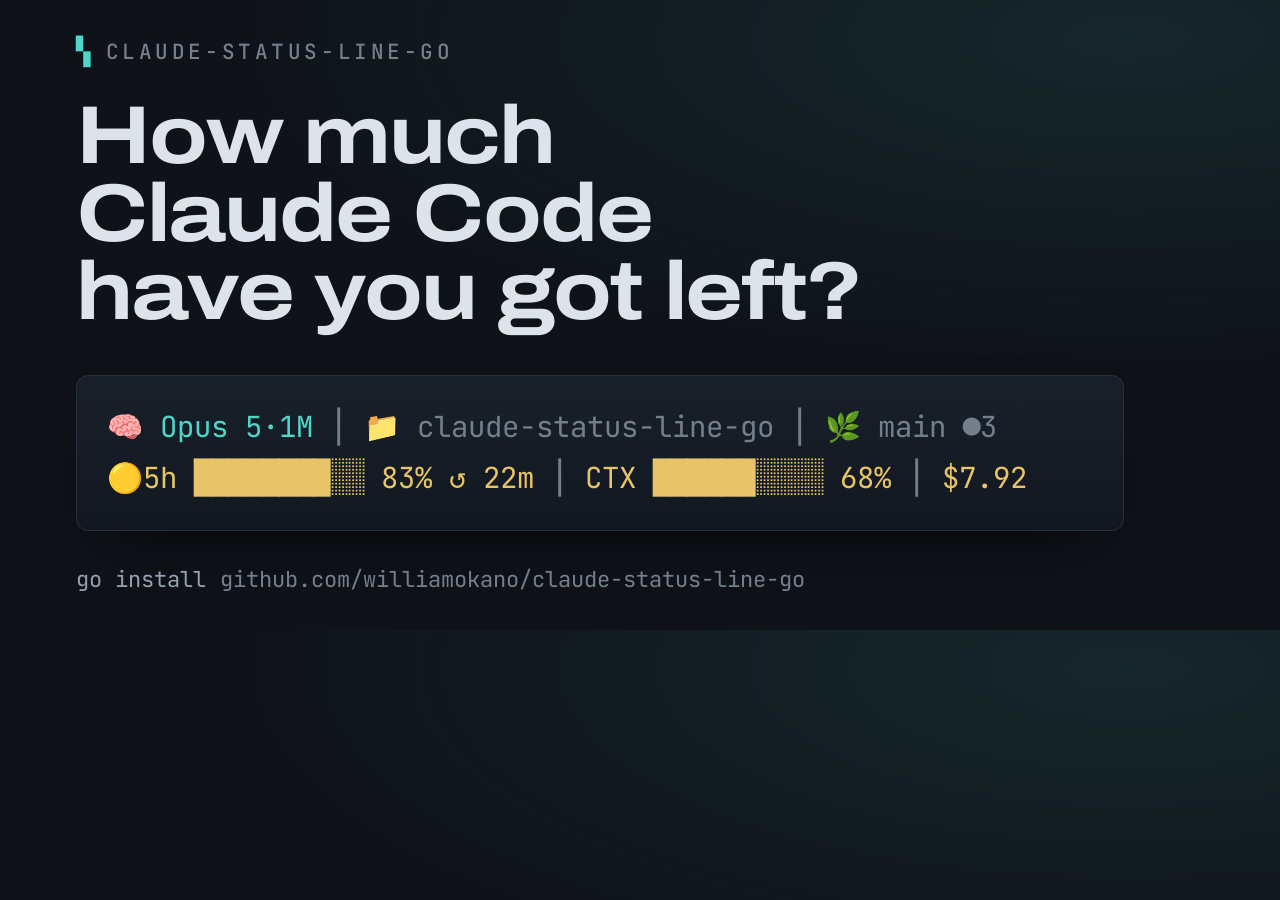
<file: docs/og-card.html>
<!-- Source for og.png. Render at 1200x630, DSF 1, and save to docs/og.png:
     npx playwright screenshot --viewport-size=1200,630 docs/og-card.html docs/og.png -->
<!DOCTYPE html>
<html lang="en">
<head>
<meta charset="utf-8">
<link rel="preconnect" href="https://fonts.googleapis.com">
<link rel="preconnect" href="https://fonts.gstatic.com" crossorigin>
<link href="https://fonts.googleapis.com/css2?family=Archivo:wdth,wght@62..125,100..900&family=JetBrains+Mono:wght@400;500;700&display=swap" rel="stylesheet">
<style>
:root{
  --ground:#0F1319; --ground-2:#121820; --surface:#18202A;
  --line:#26313D; --ink:#DCE3EB; --ink-2:#93A1AF; --ink-3:#737F8D;
  --cyan:#4FD6C8; --green:#7FD88F; --yellow:#E8C468; --red:#EC8468;
  --font-display:'Archivo',sans-serif;
  --font-mono:'JetBrains Mono',monospace;
}
*{box-sizing:border-box;margin:0;padding:0}
body{
  width:1200px;height:630px;overflow:hidden;
  background:
    radial-gradient(120% 90% at 88% 6%, rgba(79,214,200,.10), transparent 58%),
    var(--ground);
  color:var(--ink);
  font-family:var(--font-display);
  display:flex;flex-direction:column;justify-content:center;
  padding:0 76px;
  -webkit-font-smoothing:antialiased;
}
.eyebrow{
  font-family:var(--font-mono);font-size:21px;font-weight:500;
  letter-spacing:.17em;text-transform:uppercase;color:var(--ink-3);
  display:flex;align-items:center;gap:12px;margin-bottom:30px;
}
.eyebrow b{color:var(--cyan);font-weight:400;font-size:24px}
h1{
  font-family:var(--font-display);font-size:82px;font-weight:700;
  font-stretch:118%;line-height:.95;letter-spacing:-.025em;
  margin-bottom:44px;
}
.sl{
  border:1px solid var(--line);border-radius:12px;
  background:linear-gradient(180deg,var(--surface),var(--ground-2));
  padding:26px 30px;
  box-shadow:0 30px 70px -34px rgba(0,0,0,.95);
}
.sl p{font-family:var(--font-mono);font-size:29px;line-height:1.75;white-space:pre}
.dim{color:var(--ink-3)} .cy{color:var(--cyan)} .ok{color:var(--green)}
.warn{color:var(--yellow)} .crit{color:var(--red)} .money{color:var(--yellow)}
.foot{
  margin-top:34px;font-family:var(--font-mono);font-size:22px;color:var(--ink-3);
  display:flex;align-items:center;gap:14px;
}
.foot .go{color:var(--ink-2)}
</style>
</head>
<body>
  <p class="eyebrow"><b>▚</b>claude-status-line-go</p>
  <h1>How much Claude&nbsp;Code<br>have you got left?</h1>
  <div class="sl">
    <p><span class="cy">🧠 Opus 5·1M</span><span class="dim"> │ 📁 claude-status-line-go │ 🌿 main ●3</span></p>
    <p><span class="warn">🟡5h ████████░░ 83% ↺ 22m</span><span class="dim"> │ </span><span class="warn">CTX ██████░░░░ 68%</span><span class="dim"> │ </span><span class="money">$7.92</span></p>
  </div>
  <p class="foot"><span class="go">go install</span> github.com/williamokano/claude-status-line-go</p>
</body>
</html>
</file>
<file: docs/style.css>
/* ── tokens ───────────────────────────────────────────────────────── */
:root{
  --ground:#0F1319;
  --ground-2:#121820;
  --surface:#18202A;
  --line:#26313D;
  --line-soft:#1D2630;
  --ink:#DCE3EB;
  --ink-2:#93A1AF;
  --ink-3:#737F8D;   /* 4.57:1 on --ground — the floor for the small mono labels */
  --cyan:#4FD6C8;
  --green:#7FD88F;
  --yellow:#E8C468;
  --red:#EC8468;

  --font-display:'Archivo','Helvetica Neue',Arial,sans-serif;
  --font-mono:'JetBrains Mono',ui-monospace,'SF Mono',Menlo,Consolas,monospace;

  --gutter:clamp(1.25rem,4vw,2.5rem);
  --maxw:1120px;

  /* Two prose sizes, and only two. Body is for the paragraph that introduces a
     section; small is for every explanatory note inside one. Anything else and
     paragraphs doing the same job end up at different sizes. */
  --text-sm:.9375rem;
}

*,*::before,*::after{box-sizing:border-box}
html{-webkit-text-size-adjust:100%}
body{
  margin:0;
  background:var(--ground);
  color:var(--ink);
  font-family:var(--font-display);
  font-weight:400;
  font-size:clamp(1rem,0.96rem + 0.2vw,1.0625rem);
  line-height:1.65;
  -webkit-font-smoothing:antialiased;
}
img{max-width:100%}
a{color:inherit}
:focus-visible{outline:2px solid var(--cyan);outline-offset:3px;border-radius:2px}

/* ── layout primitives ────────────────────────────────────────────── */
.wrap{max-width:var(--maxw);margin-inline:auto;padding-inline:var(--gutter)}
.section{padding-block:clamp(4.5rem,10vw,8rem)}
.section.section--first{padding-block:clamp(2.5rem,6vw,4rem) clamp(4.5rem,10vw,7rem)}

/* the product's own material, used as the page's divider */
.rule{
  font-family:var(--font-mono);
  font-size:.75rem;
  line-height:1;
  color:var(--line);
  overflow:hidden;
  white-space:nowrap;
  user-select:none;
  height:.75rem;
}

.eyebrow{
  font-family:var(--font-mono);
  font-size:.7rem;
  font-weight:500;
  letter-spacing:.16em;
  text-transform:uppercase;
  color:var(--ink-3);
  margin:0 0 1.25rem;
  display:flex;
  align-items:center;
  gap:.6rem;
}
.eyebrow::before{content:'▚';color:var(--cyan);font-size:.85rem}

h1,h2,h3{font-family:var(--font-display);margin:0;text-wrap:balance}
h1{
  font-size:clamp(2.5rem,1.2rem + 6vw,5.25rem);
  font-weight:700;
  font-stretch:118%;
  line-height:.94;
  letter-spacing:-.025em;
}
h2{
  font-size:clamp(1.75rem,1.1rem + 2.6vw,2.85rem);
  font-weight:600;
  font-stretch:114%;
  line-height:1.04;
  letter-spacing:-.02em;
}
h3{font-size:1rem;font-weight:600;font-stretch:108%;line-height:1.3}
.lede{
  color:var(--ink-2);
  max-width:56ch;
  margin:1.5rem 0 0;
  font-size:clamp(1.0625rem,1rem + 0.3vw,1.1875rem);
}
/* .note introduces a section, directly under its h2. A trailing note that sits
   alongside block-level prose takes .note--sm so it matches its neighbours. */
.note{color:var(--ink-2);max-width:62ch;margin:1.25rem 0 0}
.note.note--sm{font-size:var(--text-sm)}
.note a{color:var(--cyan);text-decoration:none;border-bottom:1px solid color-mix(in srgb,var(--cyan) 35%,transparent)}
.note a:hover{border-bottom-color:var(--cyan)}

/* ── nav ──────────────────────────────────────────────────────────── */
.nav{
  position:sticky;top:0;z-index:20;
  background:color-mix(in srgb,var(--ground) 86%,transparent);
  backdrop-filter:blur(12px);
  border-bottom:1px solid var(--line-soft);
}
.nav__in{
  max-width:var(--maxw);margin-inline:auto;padding:.85rem clamp(1rem,4vw,2.5rem);
  display:flex;align-items:center;justify-content:space-between;gap:1rem;
}
.nav__mark{
  font-family:var(--font-mono);font-size:clamp(.6875rem,2.6vw,.8125rem);font-weight:500;
  color:var(--ink);text-decoration:none;display:flex;align-items:center;gap:.5rem;
  white-space:nowrap;
}
.nav__mark span{color:var(--cyan)}
.nav__links{display:flex;align-items:center;gap:clamp(.7rem,2.4vw,1.75rem)}
.nav__links a{
  font-family:var(--font-mono);font-size:clamp(.6875rem,2.4vw,.75rem);letter-spacing:.06em;
  color:var(--ink-2);text-decoration:none;transition:color .15s;white-space:nowrap;
}
.nav__links a:hover{color:var(--cyan)}
.nav__links a.is-hidden-sm,
.nav__links a.is-hidden-xs{display:none}
@media(min-width:430px){.nav__links a.is-hidden-xs{display:inline}}
@media(min-width:760px){.nav__links a.is-hidden-sm{display:inline}}

/* ── hero ─────────────────────────────────────────────────────────── */
/* grid and flex children default to min-width:auto, so the pre-formatted
   terminal content below would otherwise push the page wider than the phone */
.hero__grid{display:grid;gap:clamp(2.5rem,5vw,3.5rem)}
.hero__grid > *{min-width:0}

/* ── status line block ────────────────────────────────────────────── */
.sl{
  border:1px solid var(--line);
  background:linear-gradient(180deg,var(--surface),var(--ground-2));
  border-radius:10px;
  overflow:hidden;
  box-shadow:0 24px 60px -30px rgba(0,0,0,.9);
}
.sl__bar{
  display:flex;align-items:center;justify-content:space-between;gap:1rem;
  padding:.6rem .9rem;
  border-bottom:1px solid var(--line-soft);
  font-family:var(--font-mono);font-size:.6875rem;
  letter-spacing:.13em;text-transform:uppercase;color:var(--ink-3);
}
.sl__scrub{color:var(--line);letter-spacing:0;text-transform:none;font-size:.75rem;flex:none;display:none}
@media(min-width:560px){.sl__scrub{display:block}}
.sl__body{position:relative}
.sl__scroll{overflow-x:auto;padding:1.1rem .9rem 1.2rem;scrollbar-width:thin}
.sl__fade{
  position:absolute;inset-block:0;right:0;width:2.5rem;pointer-events:none;
  background:linear-gradient(90deg,transparent,#151C25);
  transition:opacity .2s;
}
.sl__line{
  font-family:var(--font-mono);
  font-size:clamp(.5rem,1.55vw,1rem);
  line-height:1.85;
  white-space:pre;
  margin:0;
}
.sl__line + .sl__line{margin-top:.1rem}
.dim{color:var(--ink-3)}
.cy{color:var(--cyan)}
.ok{color:var(--green)}
.warn{color:var(--yellow)}
.crit{color:var(--red)}
.money{color:var(--yellow)}
.tok{color:var(--ink)}
#weekly{display:none}
#weekly.is-on{display:inline;animation:segIn .45s ease both}
@keyframes segIn{from{opacity:0}to{opacity:1}}

/* ── commands ─────────────────────────────────────────────────────── */
.cmds{display:grid;gap:.625rem;margin-top:2rem;min-width:0}
.cmd{
  display:flex;align-items:center;gap:.75rem;min-width:0;
  border:1px solid var(--line);border-radius:8px;
  background:var(--ground-2);
  padding:.7rem .75rem .7rem 1rem;
}
.cmd__prompt{color:var(--cyan);font-family:var(--font-mono);font-size:.875rem;flex:none}
.cmd__text{
  font-family:var(--font-mono);font-size:clamp(.7rem,1.9vw,.875rem);
  color:var(--ink);overflow-x:auto;white-space:pre;flex:1;min-width:0;scrollbar-width:none;
}
.cmd__text::-webkit-scrollbar{display:none}
.cmd__copy{
  flex:none;font-family:var(--font-mono);font-size:.6875rem;letter-spacing:.1em;
  text-transform:uppercase;color:var(--ink-3);
  background:transparent;border:1px solid var(--line);border-radius:5px;
  padding:.35rem .6rem;cursor:pointer;transition:color .15s,border-color .15s;
}
.cmd__copy:hover{color:var(--cyan);border-color:var(--cyan)}
.cmd__copy[data-done="1"]{color:var(--green);border-color:var(--green)}

/* ── install paths ────────────────────────────────────────────────── */
/* stacked, never side by side — the recipe's longest line is ~90 chars and
   goes unreadable in a half-width column */
.ways{display:grid;gap:clamp(2.5rem,5vw,3.5rem);margin-top:2.5rem;max-width:56rem}
.way{min-width:0}
.way__label{
  font-family:var(--font-mono);font-size:.7rem;letter-spacing:.13em;
  text-transform:uppercase;color:var(--cyan);margin:0 0 1rem;
  display:flex;align-items:center;gap:.7rem;
}
.way__label::before{content:'';width:1.75rem;height:1px;background:currentColor;opacity:.55;flex:none}
.way__note{margin:1.1rem 0 0;color:var(--ink-2);font-size:var(--text-sm);max-width:62ch}
.way__note code{font-family:var(--font-mono);font-size:.85em;color:var(--ink)}
.way__note a{color:var(--cyan);text-decoration:none;border-bottom:1px solid color-mix(in srgb,var(--cyan) 35%,transparent)}
.way__note a:hover{border-bottom-color:var(--cyan)}

.code{border:1px solid var(--line);border-radius:8px;background:var(--ground-2);overflow:hidden;min-width:0}
.code__bar{
  display:flex;align-items:center;justify-content:space-between;gap:1rem;
  padding:.5rem .6rem .5rem 1.25rem;border-bottom:1px solid var(--line-soft);
  font-family:var(--font-mono);font-size:.6875rem;letter-spacing:.13em;
  text-transform:uppercase;color:var(--ink-3);
}
.code__copy{
  flex:none;font-family:var(--font-mono);font-size:.6875rem;letter-spacing:.1em;
  text-transform:uppercase;color:var(--ink-3);
  background:transparent;border:1px solid var(--line);border-radius:5px;
  padding:.3rem .55rem;cursor:pointer;transition:color .15s,border-color .15s;
}
.code__copy:hover{color:var(--cyan);border-color:var(--cyan)}
.code__copy[data-done="1"]{color:var(--green);border-color:var(--green)}
.code pre{
  margin:0;padding:1.15rem 1.25rem;overflow-x:auto;
  font-family:var(--font-mono);font-size:clamp(.72rem,1.7vw,.8125rem);
  line-height:1.85;color:var(--ink);scrollbar-width:thin;
}
.code pre .s{color:var(--green)}
.code pre .c{color:var(--ink-3)}

.drop{margin-top:1.4rem;border-top:1px solid var(--line-soft);padding-top:1.2rem}
.drop summary{
  font-family:var(--font-mono);font-size:.75rem;letter-spacing:.06em;
  color:var(--ink-3);cursor:pointer;list-style:none;
  display:flex;align-items:center;gap:.55rem;
}
.drop summary::-webkit-details-marker{display:none}
.drop summary::before{content:'+';color:var(--cyan);font-size:.95rem;line-height:1}
.drop[open] summary::before{content:'−'}
.drop summary:hover{color:var(--ink-2)}
.drop .code{margin-top:1.2rem}

/* ── anatomy ──────────────────────────────────────────────────────── */
.seg{
  display:grid;grid-template-columns:minmax(0,1fr);gap:.5rem 2rem;
  padding:1.4rem 0;
  border-top:1px solid var(--line-soft);
}
.seg:last-child{border-bottom:1px solid var(--line-soft)}
@media(min-width:860px){
  .seg{grid-template-columns:minmax(0,25rem) minmax(0,1fr);align-items:baseline}
}
.seg__code{
  font-family:var(--font-mono);font-size:clamp(.75rem,1.8vw,.9375rem);
  white-space:pre;overflow-x:auto;scrollbar-width:none;
}
.seg__code::-webkit-scrollbar{display:none}
.seg__name{
  font-family:var(--font-mono);font-size:.7rem;letter-spacing:.13em;
  text-transform:uppercase;color:var(--ink-3);margin:0 0 .3rem;
}
.seg__text{margin:0;color:var(--ink-2);font-size:var(--text-sm)}
.seg__text code{
  font-family:var(--font-mono);font-size:.85em;color:var(--ink);
  background:var(--ground-2);border:1px solid var(--line-soft);
  border-radius:4px;padding:.05em .35em;
}

/* ── thresholds ───────────────────────────────────────────────────── */
.ramp{display:grid;gap:1rem;margin-top:2.5rem}
@media(min-width:760px){.ramp{grid-template-columns:repeat(3,1fr);gap:1.25rem}}
.step{
  border:1px solid var(--line);border-radius:9px;
  background:var(--ground-2);padding:1.25rem 1.25rem 1.4rem;
}
.step__bar{font-family:var(--font-mono);font-size:1.125rem;line-height:1.4;white-space:pre}
.step__label{
  font-family:var(--font-mono);font-size:.7rem;letter-spacing:.13em;
  text-transform:uppercase;color:var(--ink-3);margin:.85rem 0 .45rem;
}
.step__label code{text-transform:none;font-family:var(--font-mono);letter-spacing:.04em}
.step__text{margin:0;font-size:var(--text-sm);color:var(--ink-2)}

/* ── tabs ─────────────────────────────────────────────────────────── */
.tabs{margin-top:2.5rem;border:1px solid var(--line);border-radius:10px;overflow:hidden;background:var(--ground-2)}
.tabs__list{display:flex;overflow-x:auto;border-bottom:1px solid var(--line);scrollbar-width:none}
.tabs__list::-webkit-scrollbar{display:none}
.tab{
  flex:none;font-family:var(--font-mono);font-size:.75rem;letter-spacing:.08em;
  color:var(--ink-3);background:transparent;border:0;
  border-bottom:2px solid transparent;
  padding:.85rem 1.15rem;cursor:pointer;white-space:nowrap;transition:color .15s;
}
.tab:hover{color:var(--ink-2)}
.tab[aria-selected="true"]{color:var(--cyan);border-bottom-color:var(--cyan)}
.panel{padding:1.4rem clamp(1rem,3vw,1.6rem) 1.6rem}
.panel[hidden]{display:none}
.panel pre{
  margin:0;overflow-x:auto;
  font-family:var(--font-mono);font-size:clamp(.75rem,1.8vw,.8125rem);
  line-height:1.75;color:var(--ink-2);
}
.panel pre .k{color:var(--cyan)}
.panel pre .v{color:var(--green)}
.panel pre .c{color:var(--ink-3)}
.panel pre .s{color:var(--yellow)}
.panel__note{margin:1.2rem 0 0;font-size:var(--text-sm);color:var(--ink-3);max-width:60ch}

.vars{display:grid;gap:0;margin:0}
@media(min-width:700px){.vars{grid-template-columns:repeat(2,minmax(0,1fr));column-gap:2.5rem}}
.var{display:flex;justify-content:space-between;gap:1rem;padding:.55rem 0;border-bottom:1px solid var(--line-soft)}
.var dt{font-family:var(--font-mono);font-size:.8125rem;color:var(--ink)}
.var dd{margin:0;font-family:var(--font-mono);font-size:.8125rem;color:var(--ink-3);text-align:right;flex:none}

.ph{display:flex;flex-wrap:wrap;gap:.4rem;margin:0}
.ph span{
  font-family:var(--font-mono);font-size:.75rem;color:var(--ink-2);
  border:1px solid var(--line);border-radius:5px;padding:.25rem .5rem;
  background:var(--ground);
}

/* ── footer ───────────────────────────────────────────────────────── */
.foot{border-top:1px solid var(--line-soft);padding-block:2.5rem 3.5rem}
.foot__in{display:flex;flex-wrap:wrap;gap:1rem 2rem;align-items:center;justify-content:space-between}
.foot p{margin:0;font-family:var(--font-mono);font-size:.75rem;color:var(--ink-3)}
.foot a{color:var(--ink-2);text-decoration:none;border-bottom:1px solid var(--line)}
.foot a:hover{color:var(--cyan);border-bottom-color:var(--cyan)}

/* ── motion ───────────────────────────────────────────────────────── */
.reveal{opacity:0;transform:translateY(14px);transition:opacity .6s ease,transform .6s ease}
.reveal.is-in{opacity:1;transform:none}
@media(prefers-reduced-motion:reduce){
  *{animation:none!important;transition:none!important}
  .reveal{opacity:1;transform:none}
}

/* With more than one page, the nav has to say which one you're on. */
.nav__links a[aria-current="page"]{color:var(--cyan)}
</file>
